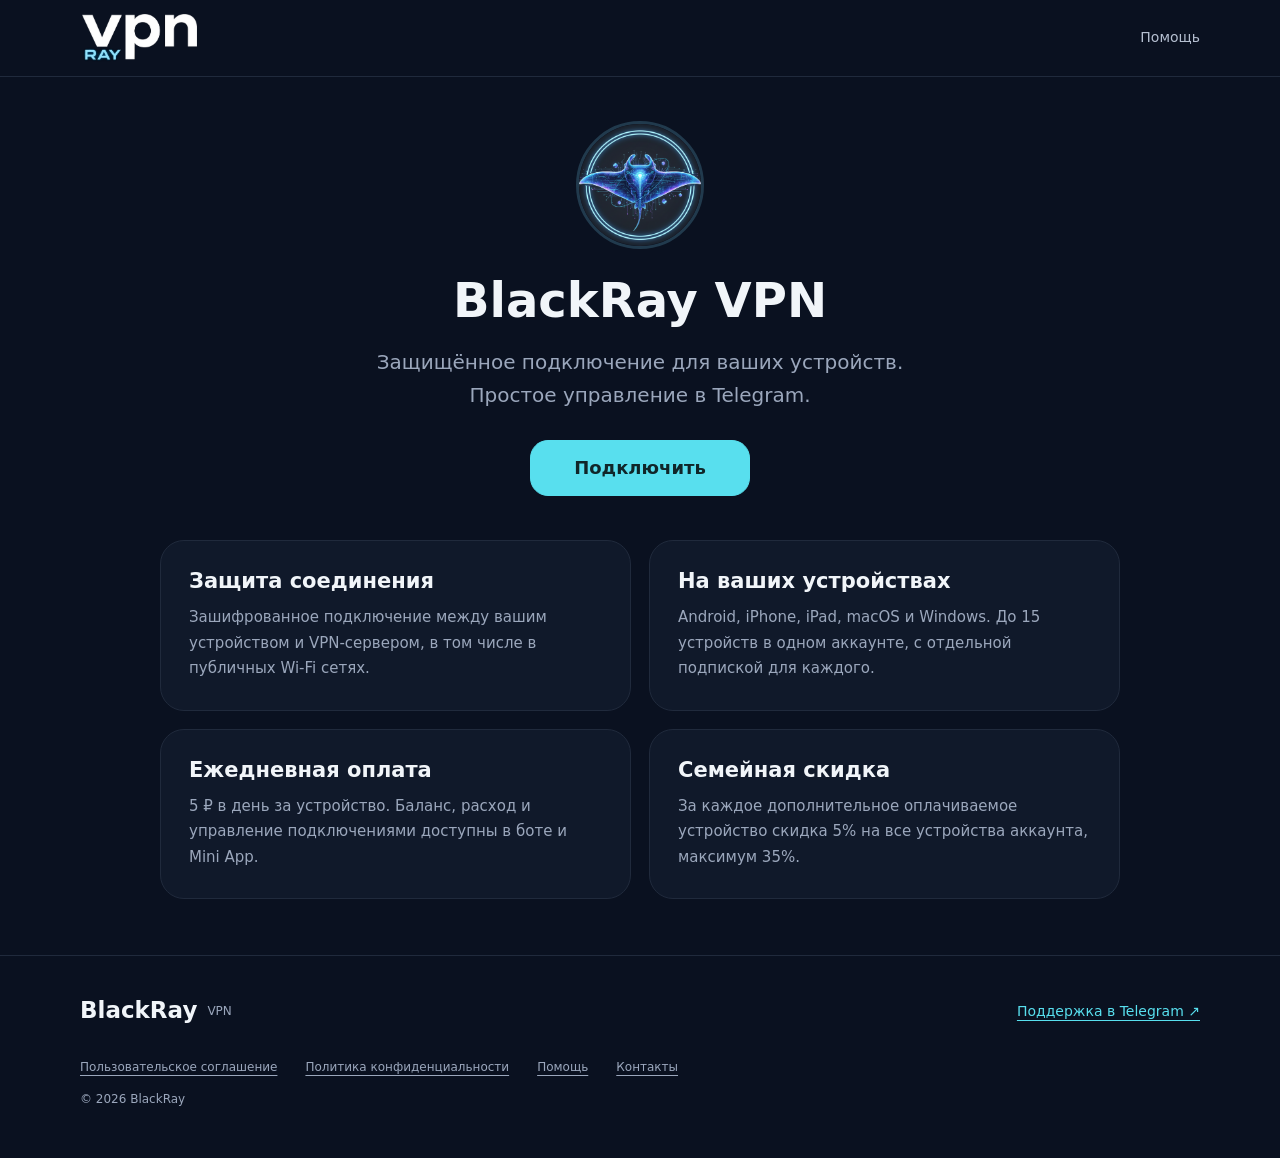
<file: index.html>
<!doctype html>
<html lang="ru"><head><meta charset="utf-8"><meta name="viewport" content="width=device-width, initial-scale=1">
<title>VPN для ваших устройств | BlackRay</title><meta name="description" content="BlackRay VPN: защищённое подключение для телефона и компьютера. Управление устройствами и балансом в Telegram.">
<meta name="theme-color" content="#0a1120"><link rel="icon" href="/image_0.png"><link rel="stylesheet" href="/site.css"><link rel="stylesheet" href="/appearance.css"><script src="/site.js" defer></script></head>
<body><a class="skip" href="#main">К содержанию</a><header class="site-header"><div class="wrap header-inner"><a class="brand" href="/" aria-label="BlackRay — главная"><img class="wordmark" src="/rayvpn-logo.webp" width="119" height="48" alt="RAYvpn"></a><nav aria-label="Основная навигация"><a href="/help.html">Помощь</a></nav></div></header>
<main id="main" class="home">
  <section class="welcome wrap">
    <img class="welcome-logo" src="/image_0.png" width="128" height="128" alt="Логотип BlackRay">
    <h1>BlackRay VPN</h1>
    <p>Защищённое подключение для ваших устройств.<br>Простое управление в Telegram.</p>
    <a class="button primary connect" href="https://t.me/BlackRayVPN_bot?start=start_from_site">Подключить</a>
  </section>
  <section class="benefits wrap" aria-label="О сервисе">
    <article class="benefit">
      <h2>Защита соединения</h2>
      <p>Зашифрованное подключение между вашим устройством и VPN-сервером, в том числе в публичных Wi-Fi сетях.</p>
    </article>
    <article class="benefit">
      <h2>На ваших устройствах</h2>
      <p>Android, iPhone, iPad, macOS и Windows. До 15 устройств в одном аккаунте, с отдельной подпиской для каждого.</p>
    </article>
    <article class="benefit">
      <h2>Ежедневная оплата</h2>
      <p>5 ₽ в день за устройство. Баланс, расход и управление подключениями доступны в боте и Mini App.</p>
    </article>
    <article class="benefit">
      <h2>Семейная скидка</h2>
      <p>За каждое дополнительное оплачиваемое устройство скидка 5% на все устройства аккаунта, максимум 35%.</p>
    </article>
  </section>
</main>

<footer class="site-footer"><div class="wrap"><div class="footer-top"><a class="brand" href="/">BlackRay<span>VPN</span></a><a href="https://t.me/blackray_support_bot?start=support">Поддержка в Telegram ↗</a></div><nav aria-label="Документы"><a href="/terms.html">Пользовательское соглашение</a><a href="/policy.html">Политика конфиденциальности</a><a href="/help.html">Помощь</a><a href="/contacts.html">Контакты</a></nav><p>© 2026 BlackRay</p></div></footer></body></html>
</file>
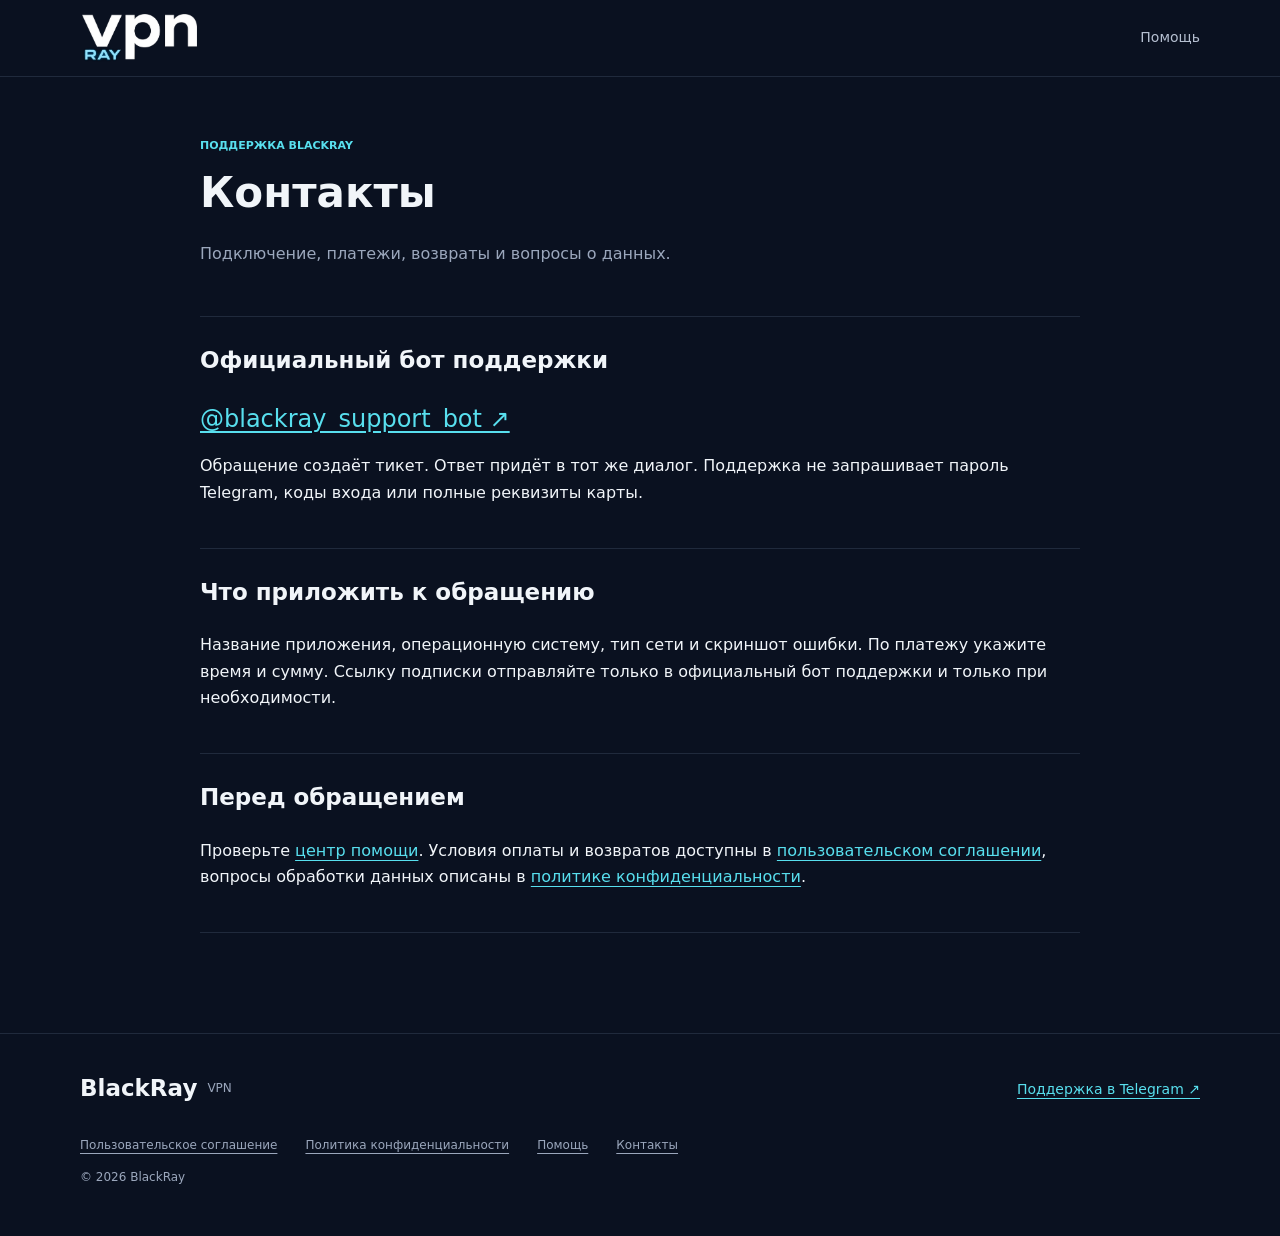
<file: contacts.html>
<!doctype html>
<html lang="ru"><head><meta charset="utf-8"><meta name="viewport" content="width=device-width, initial-scale=1">
<title>Контакты | BlackRay</title><meta name="description" content="Официальная поддержка BlackRay по подключению, оплате и обработке данных.">
<meta name="theme-color" content="#0a1120"><link rel="icon" href="/image_0.png"><link rel="stylesheet" href="/site.css"><link rel="stylesheet" href="/appearance.css"><script src="/site.js" defer></script></head>
<body><a class="skip" href="#main">К содержанию</a><header class="site-header"><div class="wrap header-inner"><a class="brand" href="/" aria-label="BlackRay — главная"><img class="wordmark" src="/rayvpn-logo.webp" width="119" height="48" alt="RAYvpn"></a><nav aria-label="Основная навигация"><a href="/help.html">Помощь</a></nav></div></header>
<main class="wrap document" id="main"><header class="page-heading"><p class="eyebrow">Поддержка BlackRay</p><h1>Контакты</h1><p>Подключение, платежи, возвраты и вопросы о данных.</p></header><section><h2>Официальный бот поддержки</h2><p><a class="contact-link" href="https://t.me/blackray_support_bot?start=support">@blackray_support_bot ↗</a></p><p>Обращение создаёт тикет. Ответ придёт в тот же диалог. Поддержка не запрашивает пароль Telegram, коды входа или полные реквизиты карты.</p></section><section><h2>Что приложить к обращению</h2><p>Название приложения, операционную систему, тип сети и скриншот ошибки. По платежу укажите время и сумму. Ссылку подписки отправляйте только в официальный бот поддержки и только при необходимости.</p></section><section><h2>Перед обращением</h2><p>Проверьте <a href="/help.html">центр помощи</a>. Условия оплаты и возвратов доступны в <a href="/terms.html#refunds">пользовательском соглашении</a>, вопросы обработки данных описаны в <a href="/policy.html">политике конфиденциальности</a>.</p></section></main>
<footer class="site-footer"><div class="wrap"><div class="footer-top"><a class="brand" href="/">BlackRay<span>VPN</span></a><a href="https://t.me/blackray_support_bot?start=support">Поддержка в Telegram ↗</a></div><nav aria-label="Документы"><a href="/terms.html">Пользовательское соглашение</a><a href="/policy.html">Политика конфиденциальности</a><a href="/help.html">Помощь</a><a href="/contacts.html">Контакты</a></nav><p>© 2026 BlackRay</p></div></footer></body></html>
</file>
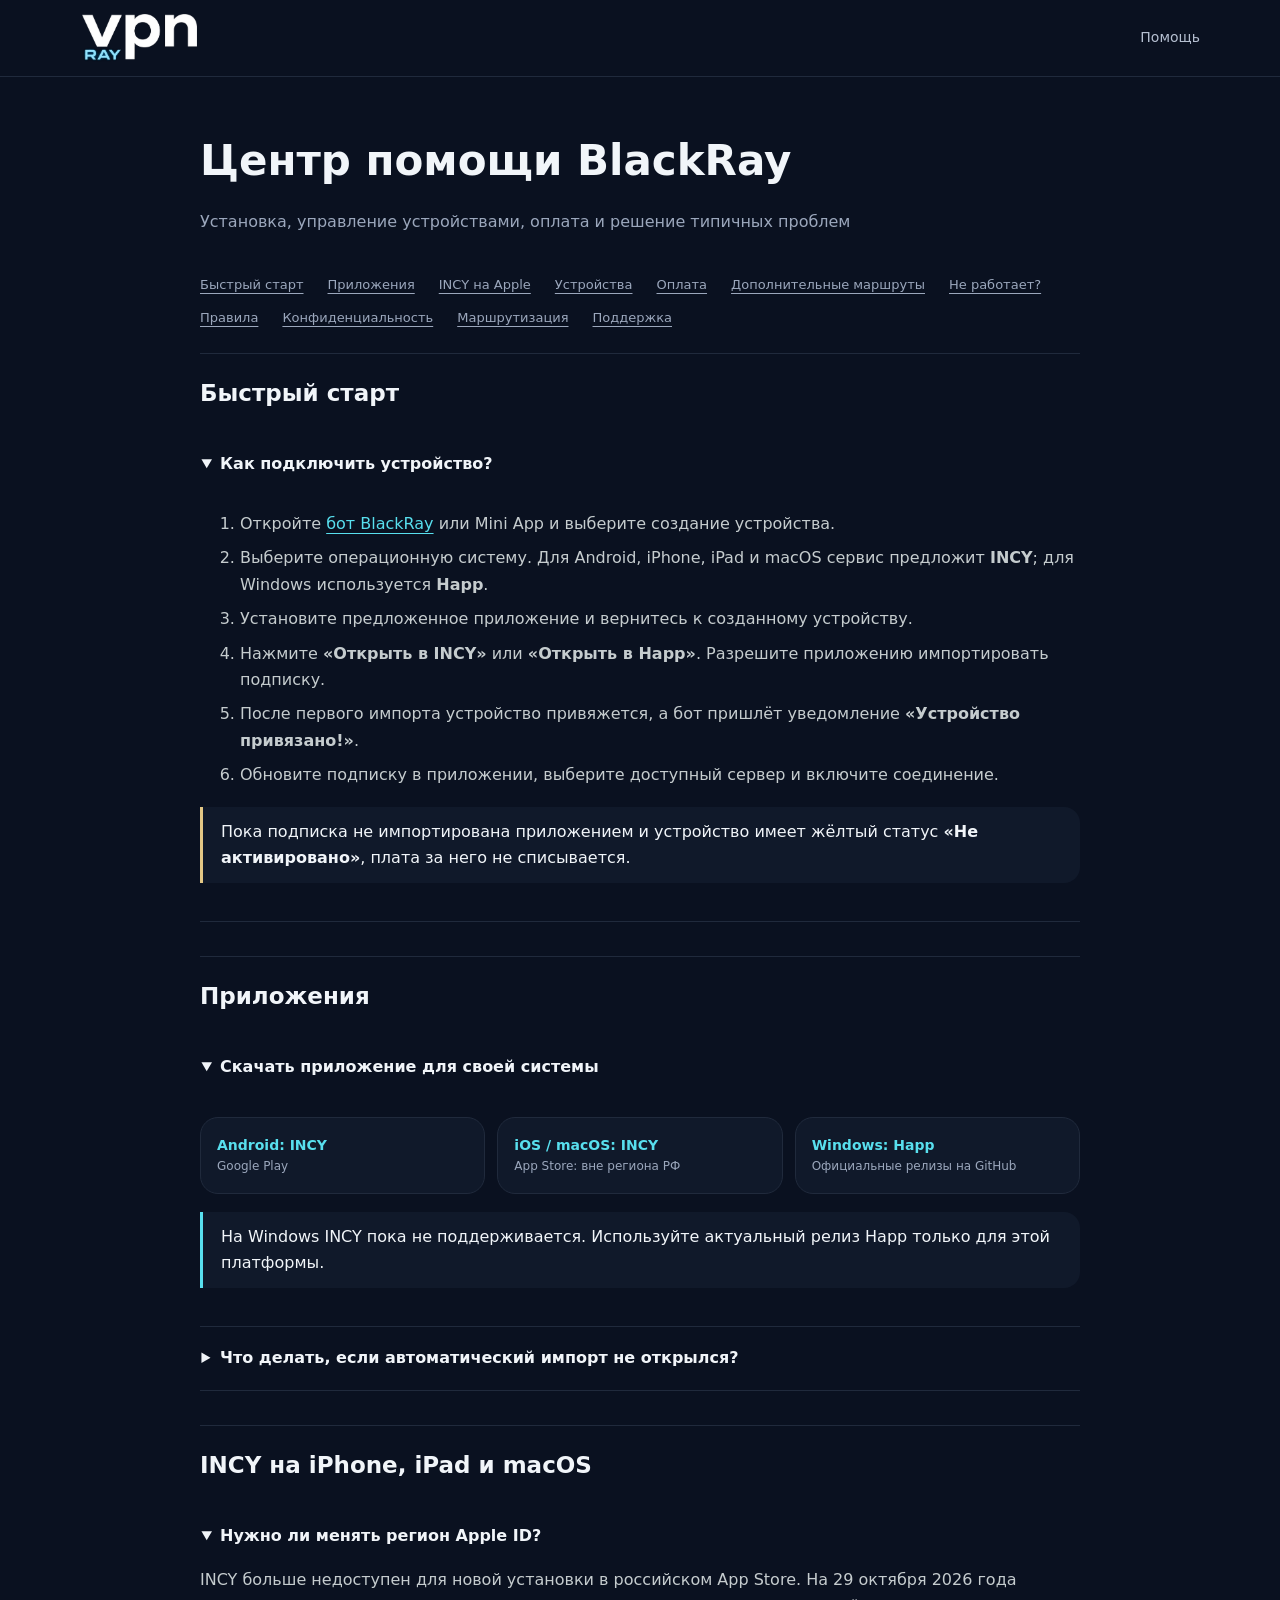
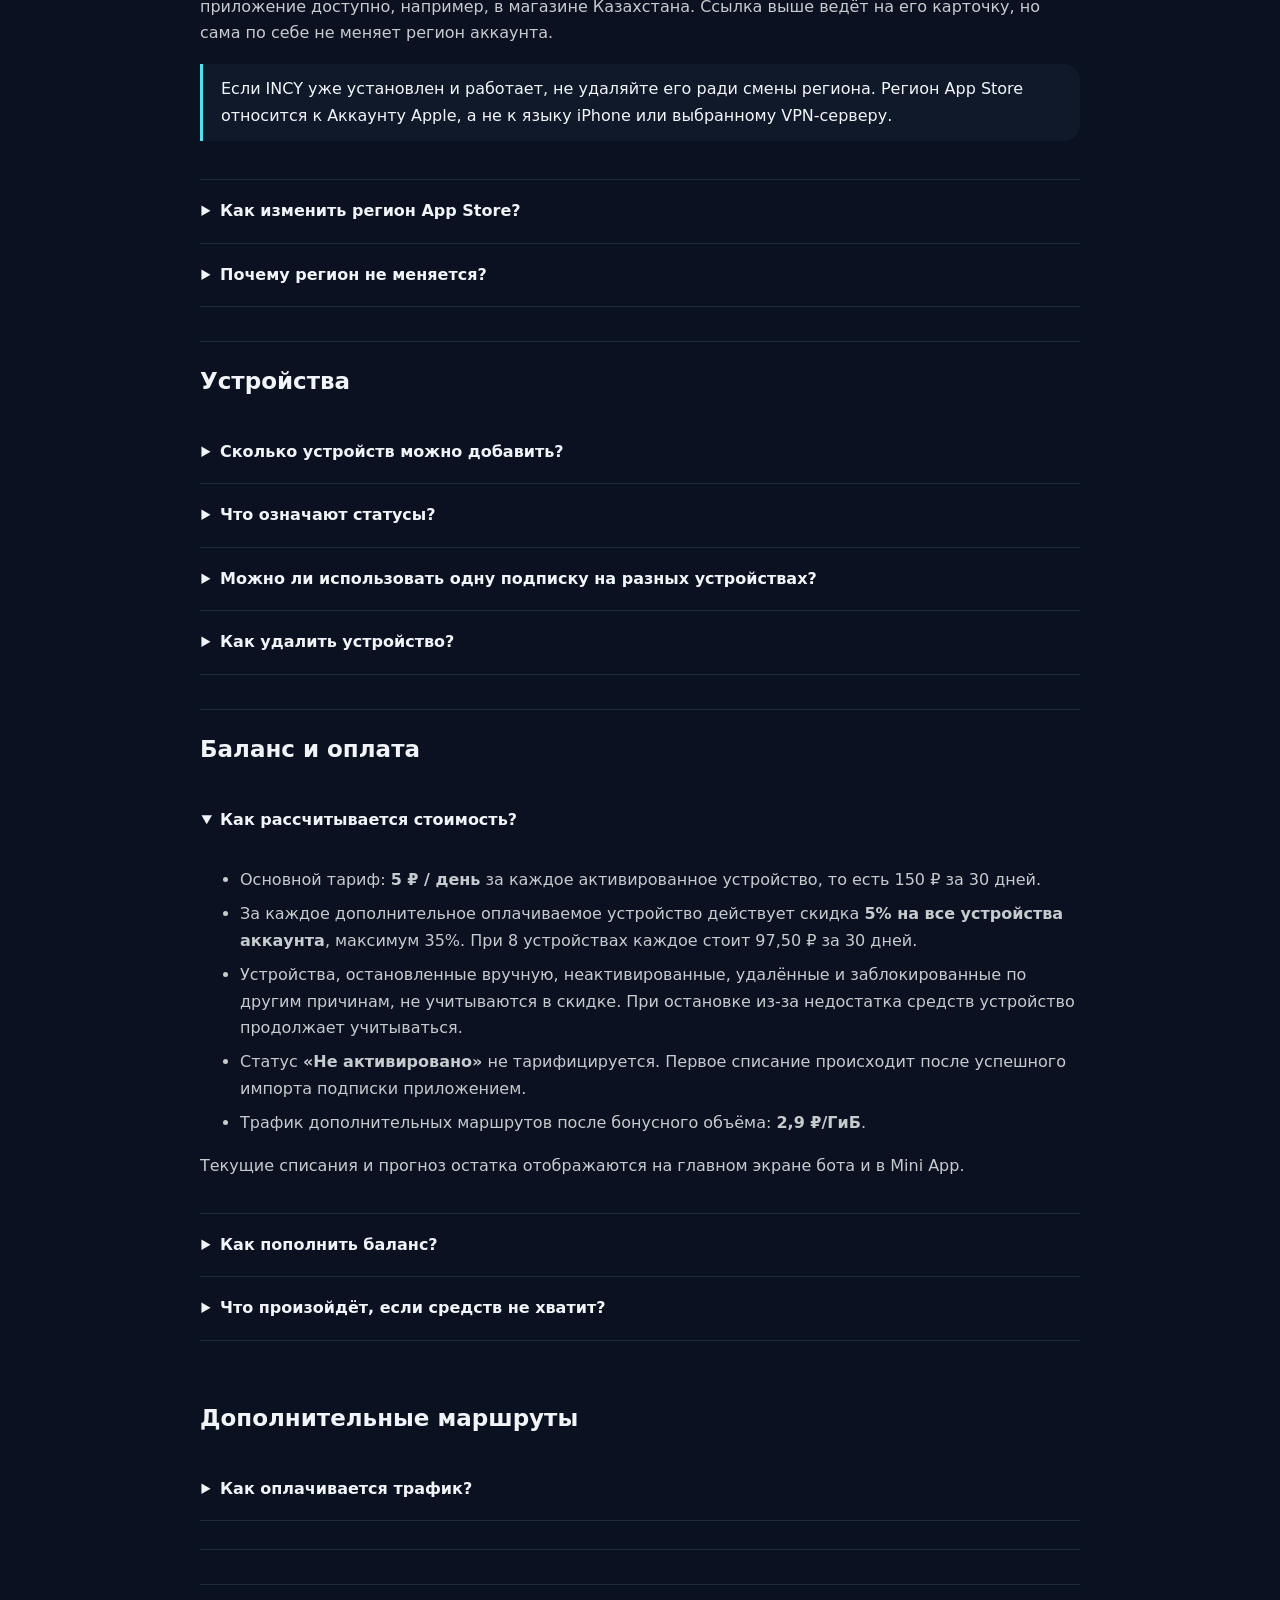
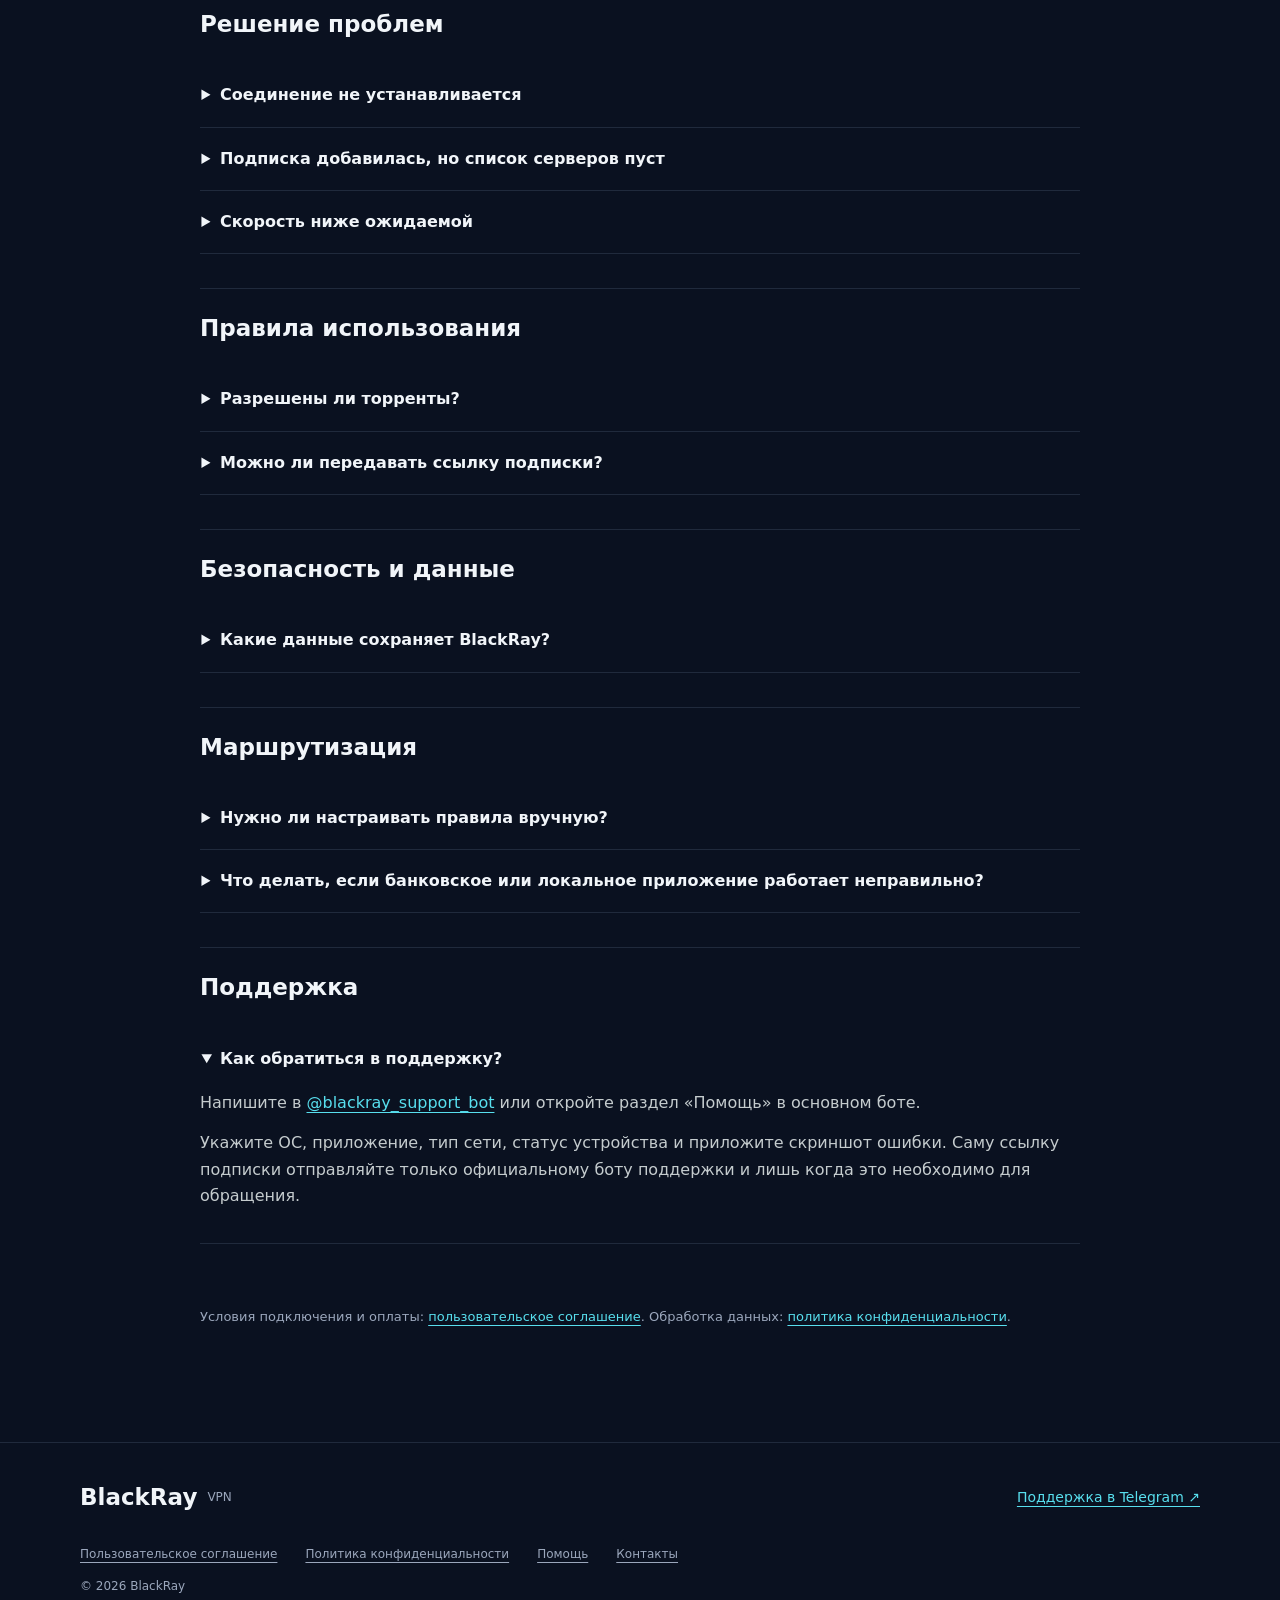
<file: help.html>
<!doctype html>
<html lang="ru"><head><meta charset="utf-8"><meta name="viewport" content="width=device-width, initial-scale=1">
<title>Помощь | BlackRay</title><meta name="description" content="Установка приложений, подключение устройств, тарифы и ответы на вопросы.">
<meta name="theme-color" content="#0a1120"><link rel="icon" href="/image_0.png"><link rel="stylesheet" href="/site.css"><link rel="stylesheet" href="/appearance.css"><script src="/site.js" defer></script></head>
<body><a class="skip" href="#main">К содержанию</a><header class="site-header"><div class="wrap header-inner"><a class="brand" href="/" aria-label="BlackRay — главная"><img class="wordmark" src="/rayvpn-logo.webp" width="119" height="48" alt="RAYvpn"></a><nav aria-label="Основная навигация"><a href="/help.html">Помощь</a></nav></div></header>
<main class="wrap document help" id="main">
<h1 class="page-title">Центр помощи BlackRay</h1>
<p class="page-subtitle">Установка, управление устройствами, оплата и решение типичных проблем</p>
<div class="toc">
<a href="#start">Быстрый старт</a>
<a href="#apps">Приложения</a>
<a href="#appstore">INCY на Apple</a>
<a href="#devices">Устройства</a>
<a href="#billing">Оплата</a>
<a href="#extra-routes">Дополнительные маршруты</a>
<a href="#troubleshoot">Не работает?</a>
<a href="#rules">Правила</a>
<a href="#security">Конфиденциальность</a>
<a href="#routing">Маршрутизация</a>
<a href="#support">Поддержка</a>
</div>
<div class="faq-section" id="start">
<h2 class="faq-section-title"> Быстрый старт</h2>
<details open=""><summary>Как подключить устройство?</summary><div class="answer">
<ol class="step-list">
<li>Откройте <a href="https://t.me/BlackRayVPN_bot" rel="noopener" target="_blank">бот BlackRay</a> или Mini App и выберите создание устройства.</li>
<li>Выберите операционную систему. Для Android, iPhone, iPad и macOS сервис предложит <strong>INCY</strong>; для Windows используется <strong>Happ</strong>.</li>
<li>Установите предложенное приложение и вернитесь к созданному устройству.</li>
<li>Нажмите <strong>«Открыть в INCY»</strong> или <strong>«Открыть в Happ»</strong>. Разрешите приложению импортировать подписку.</li>
<li>После первого импорта устройство привяжется, а бот пришлёт уведомление <strong>«Устройство привязано!»</strong>.</li>
<li>Обновите подписку в приложении, выберите доступный сервер и включите соединение.</li>
</ol>
<div class="tip-box warning">Пока подписка не импортирована приложением и устройство имеет жёлтый статус <strong>«Не активировано»</strong>, плата за него не списывается.</div>
</div></details>
</div>
<div class="faq-section" id="apps">
<h2 class="faq-section-title"> Приложения</h2>
<details open=""><summary>Скачать приложение для своей системы</summary><div class="answer">
<div class="dl-grid">
<a class="dl-card" href="https://play.google.com/store/apps/details?id=llc.itdev.incy" rel="noopener" target="_blank">
<div class="dl-info"><span class="dl-label">Android: INCY</span><span class="dl-sub">Google Play</span></div>
</a>
<a class="dl-card" href="https://apps.apple.com/kz/app/incy/id6756943388" rel="noopener" target="_blank">
<div class="dl-info"><span class="dl-label">iOS / macOS: INCY</span><span class="dl-sub">App Store: вне региона РФ</span></div>
</a>
<a class="dl-card" href="https://github.com/Happ-proxy/happ-desktop/releases/latest" rel="noopener" target="_blank">
<div class="dl-info"><span class="dl-label">Windows: Happ</span><span class="dl-sub">Официальные релизы на GitHub</span></div>
</a>
</div>
<div class="tip-box">На Windows INCY пока не поддерживается. Используйте актуальный релиз Happ только для этой платформы.</div>
</div></details>
<details><summary>Что делать, если автоматический импорт не открылся?</summary><div class="answer">
<ol class="step-list">
<li>В карточке устройства скопируйте ссылку подписки. Не публикуйте её и не отправляйте другим людям.</li>
<li>В INCY нажмите <strong>«+»</strong> и выберите вставку подписки из буфера обмена. В Happ на Windows используйте <strong>«+»</strong> и импорт из буфера.</li>
<li>Подтвердите добавление и выполните обновление подписки.</li>
</ol>
</div></details>
</div>
<div class="faq-section" id="appstore">
<h2 class="faq-section-title"> INCY на iPhone, iPad и macOS</h2>
<details open=""><summary>Нужно ли менять регион Apple ID?</summary><div class="answer">
<p>INCY больше недоступен для новой установки в российском App Store. На 29 октября 2026 года приложение доступно, например, в магазине Казахстана. Ссылка выше ведёт на его карточку, но сама по себе не меняет регион аккаунта.</p>
<div class="tip-box">Если INCY уже установлен и работает, не удаляйте его ради смены региона. Регион App Store относится к Аккаунту Apple, а не к языку iPhone или выбранному VPN-серверу.</div>
</div></details>
<details><summary>Как изменить регион App Store?</summary><div class="answer">
<ol class="step-list">
<li>На iPhone или iPad откройте Настройки → ваше имя → Медиаматериалы и покупки → Страна/регион. Если появится меню, сначала нажмите «Просмотреть».</li>
<li>Выберите новую страну, примите условия и заполните платёжные данные и адрес. Используйте достоверные сведения. Вариант «Нет / None» доступен не всегда.</li>
<li>Снова откройте ссылку INCY, установите приложение и вернитесь в бот для импорта подписки.</li>
</ol>
<p><a href="https://support.apple.com/ru-ru/118283" rel="noopener" target="_blank">Инструкция Apple, включая шаги для Mac</a></p>
</div></details>
<details><summary>Почему регион не меняется?</summary><div class="answer">
<p>Могут мешать остаток средств Apple, незавершённые покупки и возвраты, подписки или семейная группа. Для блокирующих подписок потребуется дождаться окончания оплаченного срока. При затруднениях обратитесь в поддержку Apple; не отменяйте нужные подписки вслепую.</p>
</div></details>
</div>
<div class="faq-section" id="devices">
<h2 class="faq-section-title"> Устройства</h2>
<details><summary>Сколько устройств можно добавить?</summary><div class="answer">
<p>В одной учётной записи можно создать до <strong>15 устройств</strong>. Для телефона, компьютера или планшета создавайте отдельное устройство; активированные устройства тарифицируются отдельно.</p>
</div></details>
<details><summary>Что означают статусы?</summary><div class="answer">
<ul>
<li><span class="badge badge-green">🟢 Активно</span>: приложение импортировало подписку, устройство привязано и оплачено.</li>
<li><span class="badge badge-yellow">🟡 Не активировано</span>: устройство создано, но подписка ещё не импортирована. Оно готово к привязке и не расходует баланс.</li>
<li><span class="badge badge-red">🔴 Остановлено</span>: активированному устройству не хватает средств либо доступ ограничен по указанной причине.</li>
</ul>
</div></details>
<details><summary>Можно ли использовать одну подписку на разных устройствах?</summary><div class="answer">
<p>Нет. После первого импорта подписка привязывается по HWID к физическому устройству. Для другого гаджета создайте отдельное устройство. При замене телефона удалите старую запись или обратитесь в поддержку.</p>
</div></details>
<details><summary>Как удалить устройство?</summary><div class="answer">
<p>Откройте устройство, выберите меню настроек и нажмите <strong>«Удалить»</strong>. Конфигурация перестанет работать, а будущие списания по этому устройству прекратятся.</p>
</div></details>
</div>
<div class="faq-section" id="billing">
<h2 class="faq-section-title"> Баланс и оплата</h2>
<details open=""><summary>Как рассчитывается стоимость?</summary><div class="answer">
<ul>
<li>Основной тариф: <strong>5 ₽ / день</strong> за каждое активированное устройство, то есть 150 ₽ за 30 дней.</li>
<li>За каждое дополнительное оплачиваемое устройство действует скидка <strong>5% на все устройства аккаунта</strong>, максимум 35%. При 8 устройствах каждое стоит 97,50 ₽ за 30 дней.</li>
<li>Устройства, остановленные вручную, неактивированные, удалённые и заблокированные по другим причинам, не учитываются в скидке. При остановке из-за недостатка средств устройство продолжает учитываться.</li>
<li>Статус <strong>«Не активировано»</strong> не тарифицируется. Первое списание происходит после успешного импорта подписки приложением.</li>
<li>Трафик дополнительных маршрутов после бонусного объёма: <strong>2,9 ₽/ГиБ</strong>.</li>
</ul>
<p>Текущие списания и прогноз остатка отображаются на главном экране бота и в Mini App.</p>
</div></details>
<details><summary>Как пополнить баланс?</summary><div class="answer">
<p>Нажмите <strong>«Пополнить баланс»</strong> и выберите один из способов, доступных именно вашему аккаунту. Минимальное пополнение — 150 ₽. Интерфейс покажет итоговую сумму и бонус до подтверждения платежа.</p>
</div></details>
<details><summary>Что произойдёт, если средств не хватит?</summary><div class="answer">
<p>Активированное устройство будет остановлено, но его запись и привязка сохранятся. После пополнения доступ обычно возобновляется автоматически в течение нескольких минут. Неактивированное устройство останется в ожидании импорта и списаний не создаст.</p>
</div></details>
</div>
<section class="faq-section" id="extra-routes"><h2>Дополнительные маршруты</h2><details><summary>Как оплачивается трафик?</summary><div class="answer"><p>Для дополнительных маршрутов действует отдельный учёт трафика: <strong>2,90 ₽ за 1 ГиБ</strong> после расходования доступного бонусного объёма. Цена указана рядом с названием сервера в подписке. Баланс и расход можно проверить в боте или Mini App.</p><p>Плата за активированное устройство сохраняется независимо от выбранного маршрута. Доступность маршрутов и скорость зависят от сети и приложения.</p></div></details></section>
<div class="faq-section" id="troubleshoot">
<h2 class="faq-section-title"> Решение проблем</h2>
<details><summary>Соединение не устанавливается</summary><div class="answer">
<ol class="step-list">
<li>Откройте устройство в боте. При статусе «Не активировано» заново откройте подписку в приложении; при статусе «Остановлено» проверьте баланс и указанную причину.</li>
<li>Обновите подписку в приложении и попробуйте другой доступный сервер.</li>
<li>Полностью закройте приложение, откройте его снова и проверьте автоматические дату и время на устройстве.</li>
<li>Смените сеть: Wi-Fi на мобильную или наоборот. Убедитесь, что одновременно не запущен другой VPN.</li>
</ol>
</div></details>
<details><summary>Подписка добавилась, но список серверов пуст</summary><div class="answer">
<ol class="step-list">
<li>Выполните ручное обновление подписки в приложении.</li>
<li>Если обновление не помогло, удалите только подписку из приложения и импортируйте её заново из карточки того же устройства. Само устройство в боте удалять не нужно.</li>
<li>Не редактируйте адрес подписки вручную. Если ссылка была раскрыта третьему лицу, удалите устройство и создайте новое.</li>
</ol>
</div></details>
<details><summary>Скорость ниже ожидаемой</summary><div class="answer">
<ul>
<li>Сначала измерьте скорость без защищённого соединения: сервис не может быть быстрее исходной сети.</li>
<li>Попробуйте другой сервер или автоматический выбор сервера.</li>
<li>Попробуйте другую сеть и закройте фоновые загрузки.</li>
</ul>
</div></details>
</div>
<div class="faq-section" id="rules">
<h2 class="faq-section-title"> Правила использования</h2>
<details><summary>Разрешены ли торренты?</summary><div class="answer">
<div class="tip-box danger">Использование BitTorrent и другого P2P-трафика через BlackRay запрещено.</div>
<p>Такой трафик создаёт несоразмерную нагрузку, мешает другим пользователям и может нарушать условия инфраструктурных провайдеров. Конфигурация нарушителя может быть ограничена; вопросы остатка средств решаются по условиям сервиса и применимому закону.</p>
</div></details>
<details><summary>Можно ли передавать ссылку подписки?</summary><div class="answer">
<p>Нет. Ссылка является персональным реквизитом доступа и после импорта привязана к устройству. Если она попала к другому человеку, удалите устройство и создайте новое.</p>
</div></details>
</div>
<div class="faq-section" id="security">
<h2 class="faq-section-title"> Безопасность и данные</h2>
<details><summary>Какие данные сохраняет BlackRay?</summary><div class="answer">
<p>Сервис не формирует историю посещённых страниц и не хранит содержимое трафика или DNS-запросов. Для работы учётной записи, оплаты и защиты ключей сохраняются Telegram ID, баланс и операции, объём трафика, сведения об устройстве и приложении, HWID, а также технические события подключения, которые могут включать IP-адрес.</p>
<p>Подробности и порядок удаления описаны в <a href="/policy.html">политике конфиденциальности</a>.</p>
</div></details>

</div>
<div class="faq-section" id="routing">
<h2 class="faq-section-title"> Маршрутизация</h2>
<details><summary>Нужно ли настраивать правила вручную?</summary><div class="answer">
<p>Обычно нет. Актуальная подписка INCY уже содержит необходимые профили и правила. Обновляйте подписку и не меняйте маршрутизацию вручную, если поддержка не попросила сделать это для конкретной диагностики.</p>
</div></details>
<details><summary>Что делать, если банковское или локальное приложение работает неправильно?</summary><div class="answer">
<p>Сначала обновите подписку и попробуйте основной профиль. Если приложение требует локальное соединение, временно отключите защищённое соединение для этой операции и сообщите поддержке название приложения и ОС.</p>
</div></details>
</div>
<div class="faq-section" id="support">
<h2 class="faq-section-title"> Поддержка</h2>
<details open=""><summary>Как обратиться в поддержку?</summary><div class="answer">
<p>Напишите в <a href="https://t.me/blackray_support_bot?start=support" rel="noopener" target="_blank">@blackray_support_bot</a> или откройте раздел «Помощь» в основном боте.</p>
<p>Укажите ОС, приложение, тип сети, статус устройства и приложите скриншот ошибки. Саму ссылку подписки отправляйте только официальному боту поддержки и лишь когда это необходимо для обращения.</p>
</div></details>
</div>
<p class="legal-note">Условия подключения и оплаты: <a href="/terms.html">пользовательское соглашение</a>. Обработка данных: <a href="/policy.html">политика конфиденциальности</a>.</p>
</main>
<footer class="site-footer"><div class="wrap"><div class="footer-top"><a class="brand" href="/">BlackRay<span>VPN</span></a><a href="https://t.me/blackray_support_bot?start=support">Поддержка в Telegram ↗</a></div><nav aria-label="Документы"><a href="/terms.html">Пользовательское соглашение</a><a href="/policy.html">Политика конфиденциальности</a><a href="/help.html">Помощь</a><a href="/contacts.html">Контакты</a></nav><p>© 2026 BlackRay</p></div></footer></body></html>
</file>
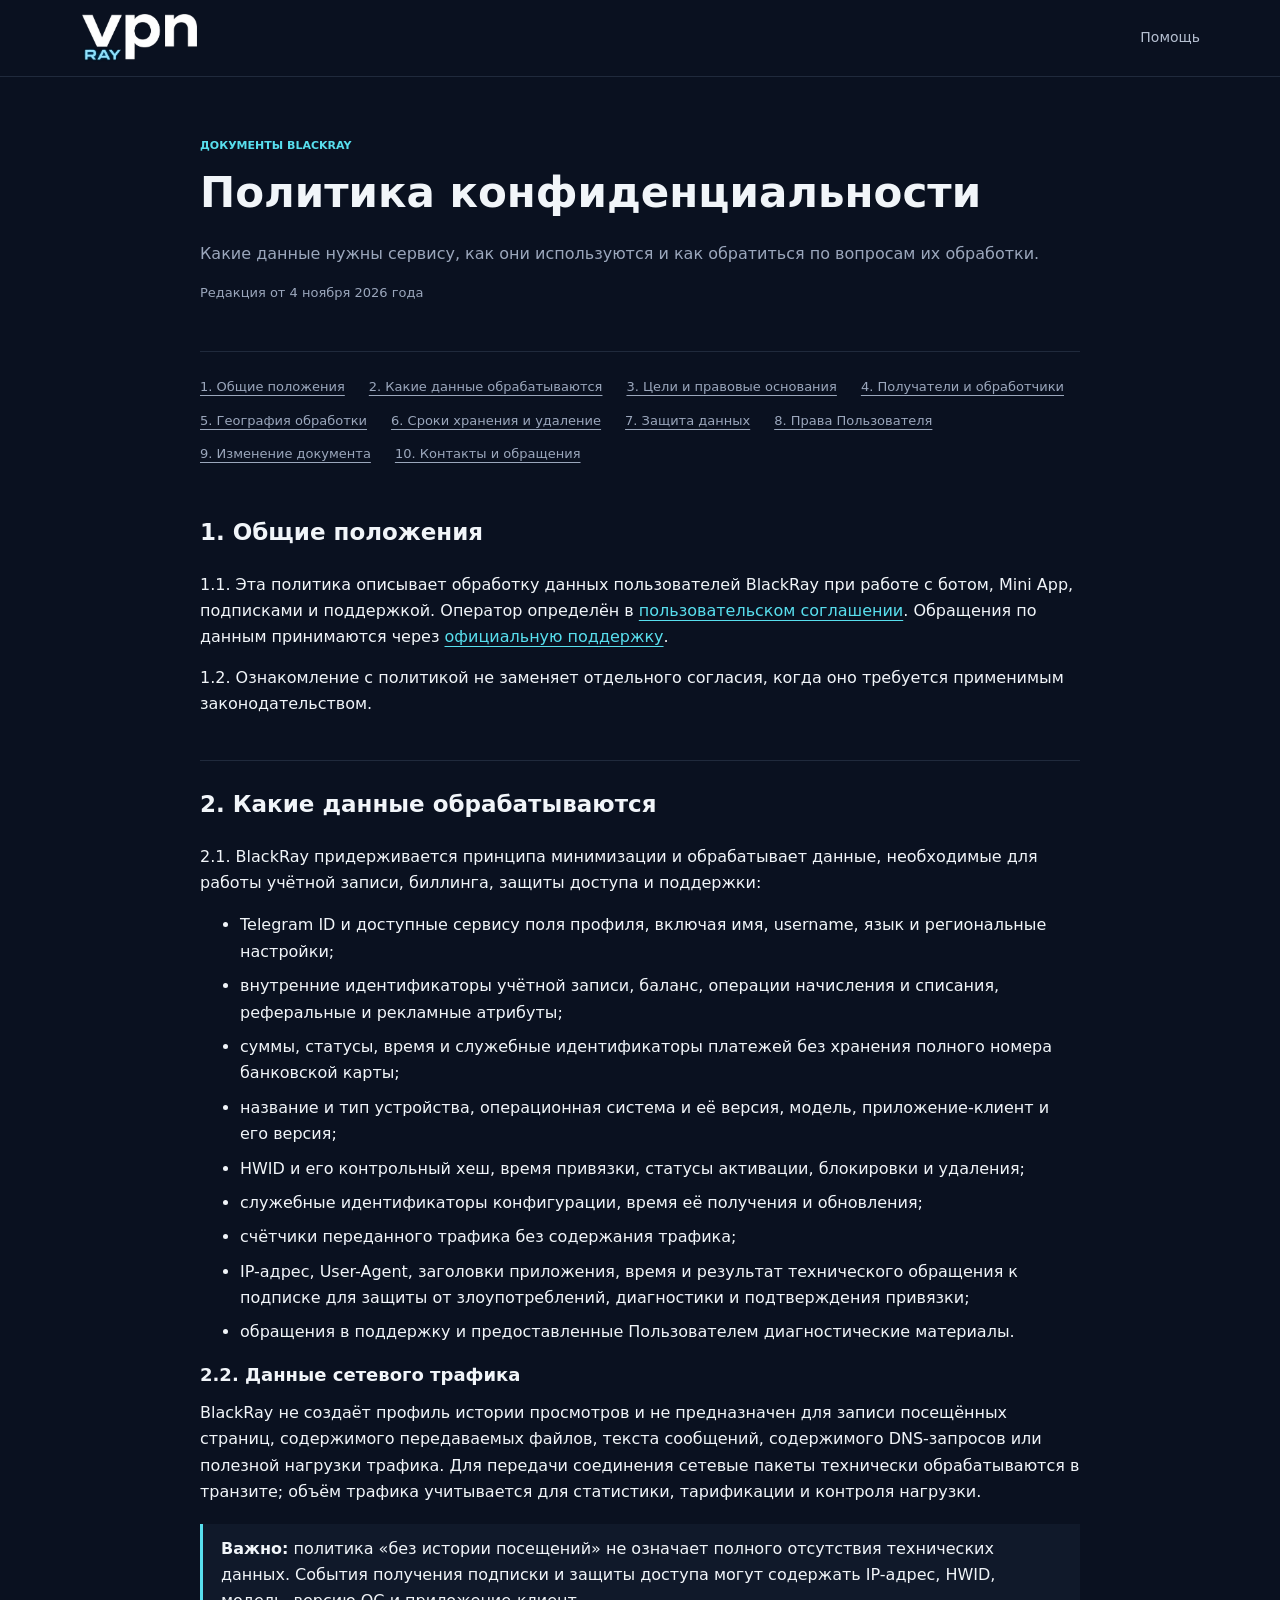
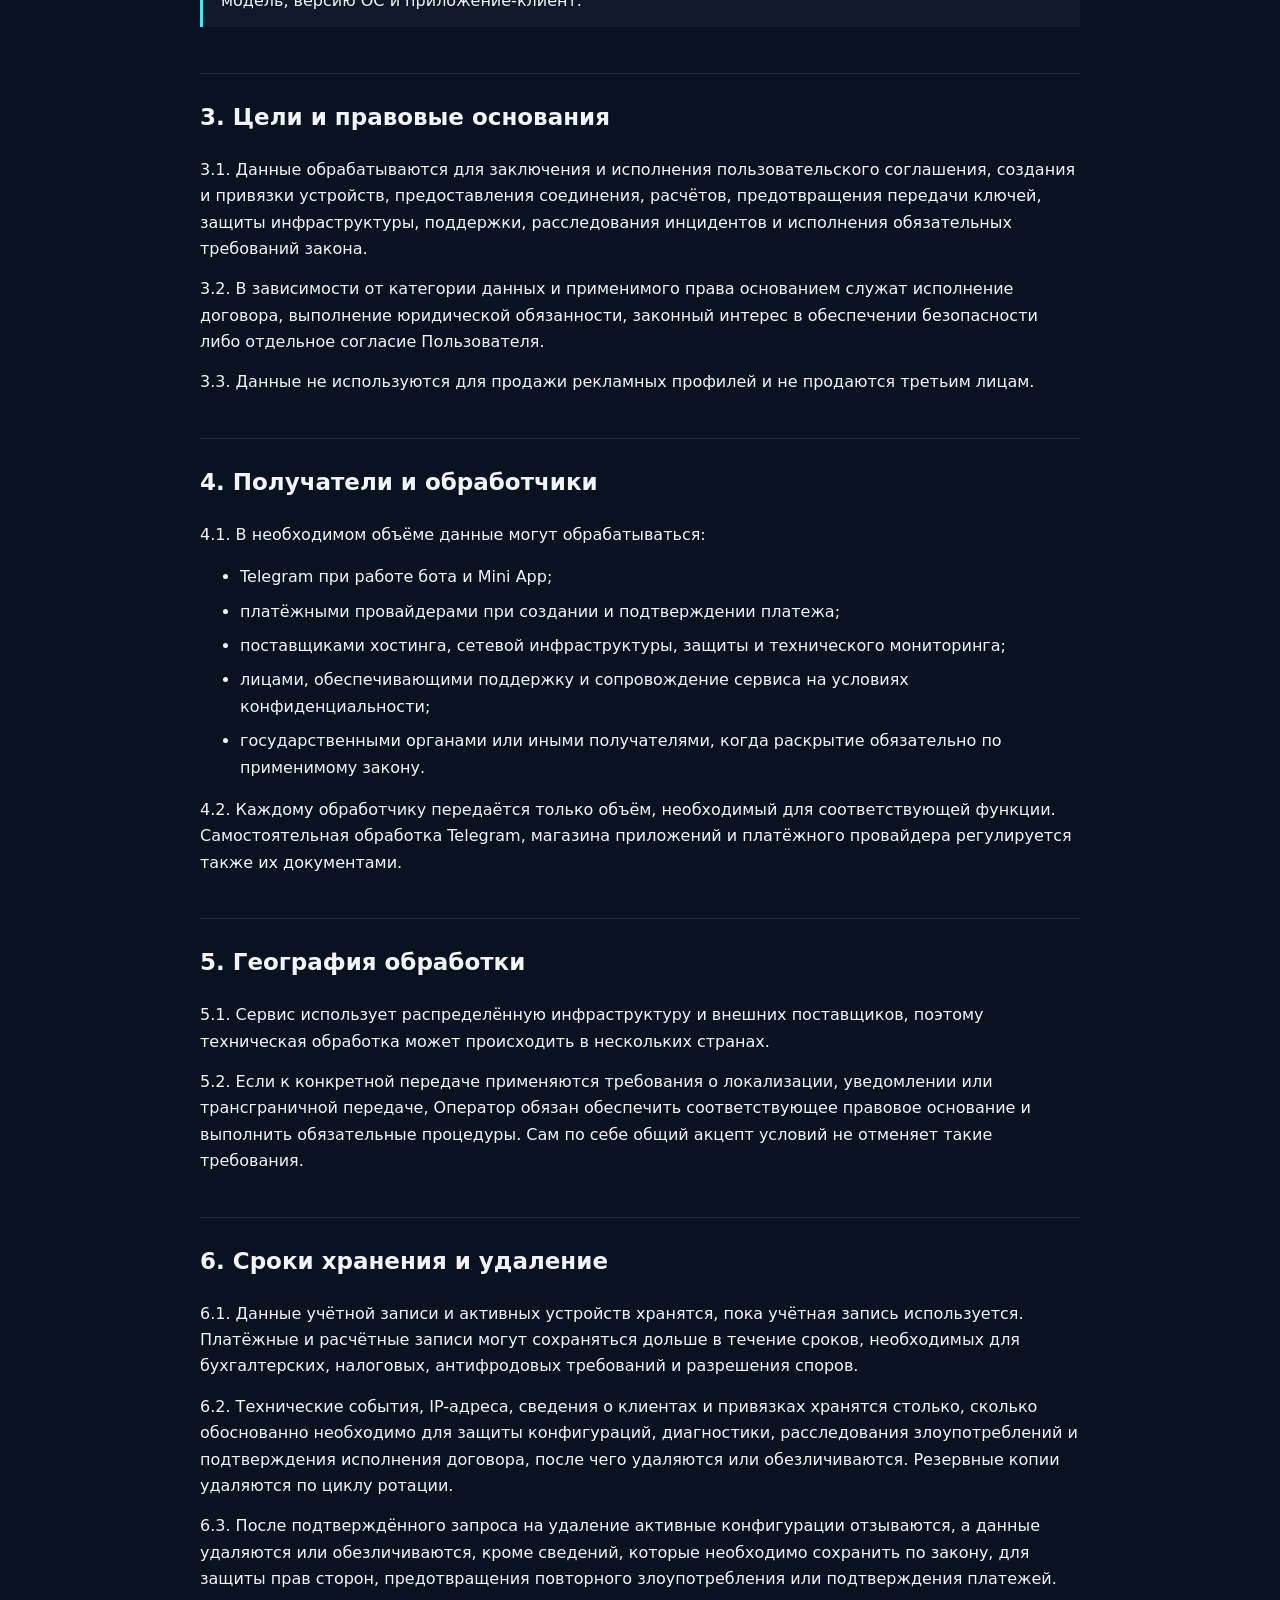
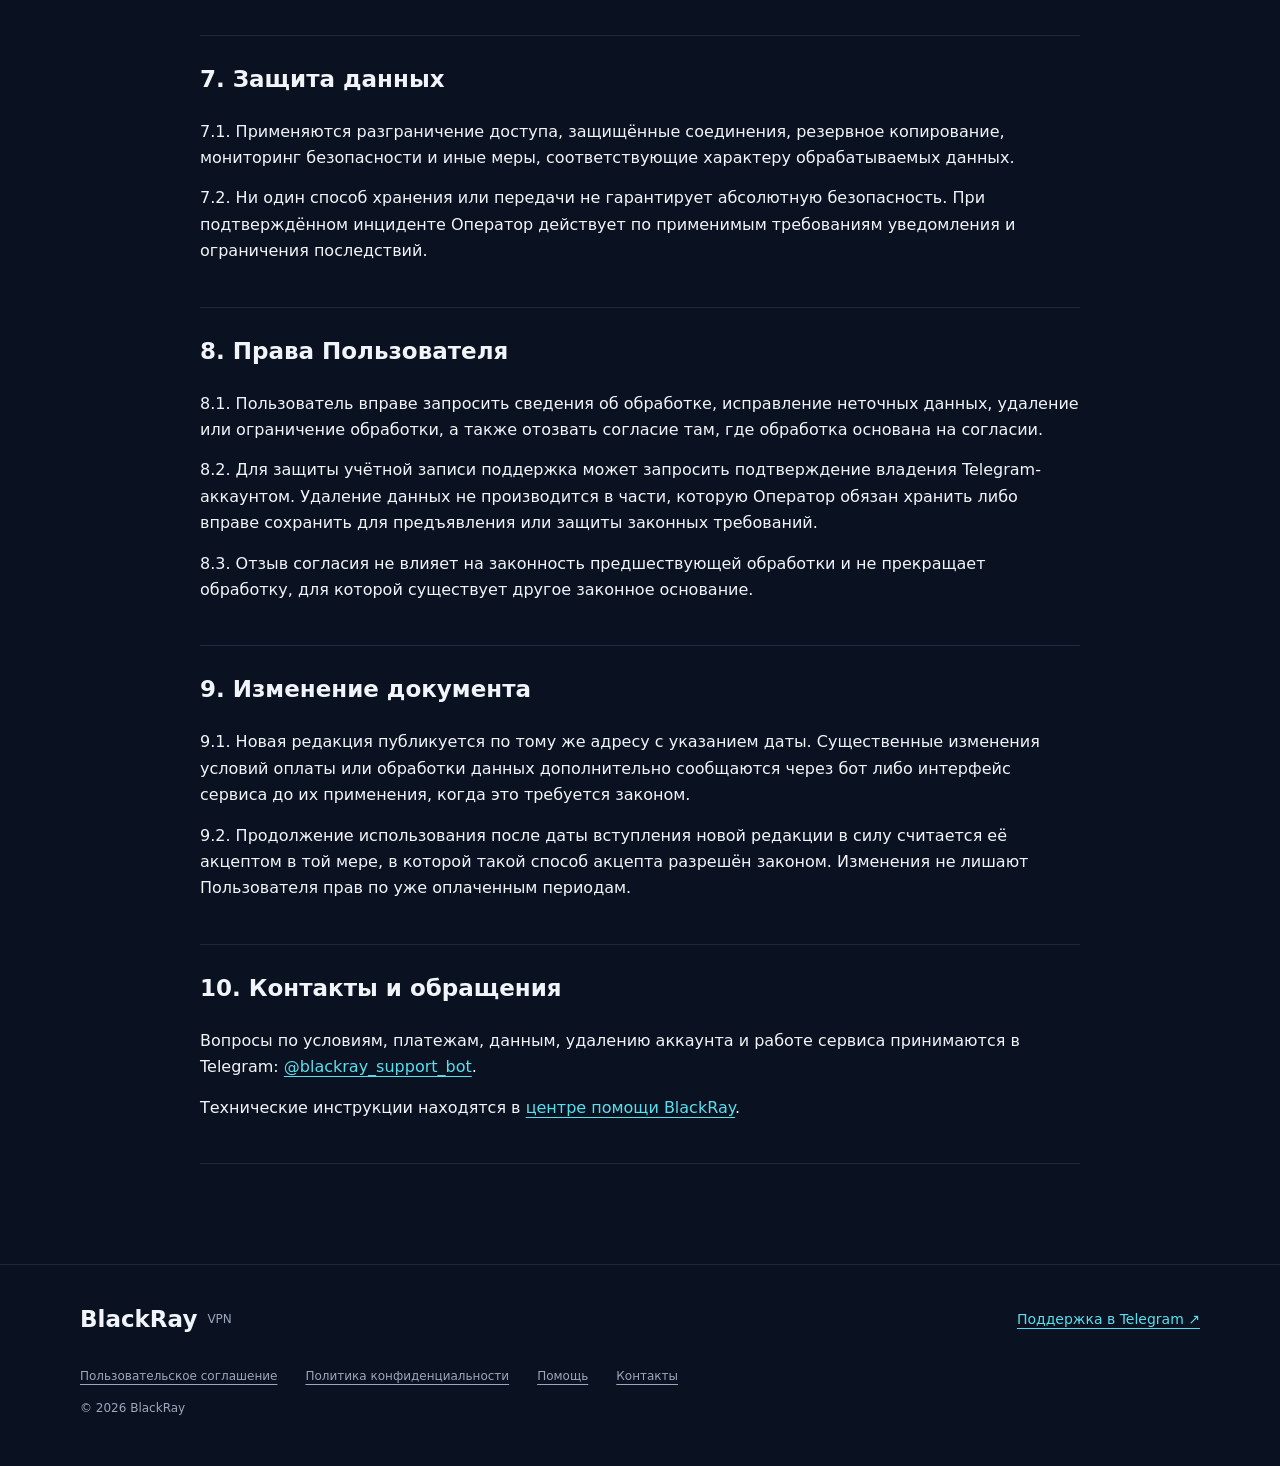
<file: policy.html>
<!doctype html>
<html lang="ru"><head><meta charset="utf-8"><meta name="viewport" content="width=device-width, initial-scale=1">
<title>Политика конфиденциальности | BlackRay</title><meta name="description" content="Какие данные нужны сервису, как они используются и как обратиться по вопросам их обработки."><meta name="robots" content="noindex, nofollow, noarchive">
<meta name="theme-color" content="#0a1120"><link rel="icon" href="/image_0.png"><link rel="stylesheet" href="/site.css"><link rel="stylesheet" href="/appearance.css"><script src="/site.js" defer></script></head>
<body><a class="skip" href="#main">К содержанию</a><header class="site-header"><div class="wrap header-inner"><a class="brand" href="/" aria-label="BlackRay — главная"><img class="wordmark" src="/rayvpn-logo.webp" width="119" height="48" alt="RAYvpn"></a><nav aria-label="Основная навигация"><a href="/help.html">Помощь</a></nav></div></header>
<main id="main" class="wrap document"><header class="page-heading"><p class="eyebrow">Документы BlackRay</p><h1>Политика конфиденциальности</h1><p>Какие данные нужны сервису, как они используются и как обратиться по вопросам их обработки.</p><p class="meta">Редакция от 4 ноября 2026 года</p></header><nav class="toc" aria-label="Содержание"><a href="#privacy-scope">1. Общие положения</a><a href="#privacy">2. Какие данные обрабатываются</a><a href="#purposes">3. Цели и правовые основания</a><a href="#sharing">4. Получатели и обработчики</a><a href="#transfer">5. География обработки</a><a href="#retention">6. Сроки хранения и удаление</a><a href="#security-data">7. Защита данных</a><a href="#rights">8. Права Пользователя</a><a href="#changes">9. Изменение документа</a><a href="#contact">10. Контакты и обращения</a></nav><section id="privacy-scope"><h2>1. Общие положения</h2><p>1.1. Эта политика описывает обработку данных пользователей BlackRay при работе с ботом, Mini App, подписками и поддержкой. Оператор определён в <a href="/terms.html#scope">пользовательском соглашении</a>. Обращения по данным принимаются через <a href="https://t.me/blackray_support_bot?start=support">официальную поддержку</a>.</p><p>1.2. Ознакомление с политикой не заменяет отдельного согласия, когда оно требуется применимым законодательством.</p></section><section id="privacy">
<h2>2. Какие данные обрабатываются</h2>
<p>2.1. BlackRay придерживается принципа минимизации и обрабатывает данные, необходимые для работы учётной записи, биллинга, защиты доступа и поддержки:</p>
<ul>
<li>Telegram ID и доступные сервису поля профиля, включая имя, username, язык и региональные настройки;</li>
<li>внутренние идентификаторы учётной записи, баланс, операции начисления и списания, реферальные и рекламные атрибуты;</li>
<li>суммы, статусы, время и служебные идентификаторы платежей без хранения полного номера банковской карты;</li>
<li>название и тип устройства, операционная система и её версия, модель, приложение-клиент и его версия;</li>
<li>HWID и его контрольный хеш, время привязки, статусы активации, блокировки и удаления;</li>
<li>служебные идентификаторы конфигурации, время её получения и обновления;</li>
<li>счётчики переданного трафика без содержания трафика;</li>
<li>IP-адрес, User-Agent, заголовки приложения, время и результат технического обращения к подписке для защиты от злоупотреблений, диагностики и подтверждения привязки;</li>
<li>обращения в поддержку и предоставленные Пользователем диагностические материалы.</li>
</ul>
<h3>2.2. Данные сетевого трафика</h3>
<p>BlackRay не создаёт профиль истории просмотров и не предназначен для записи посещённых страниц, содержимого передаваемых файлов, текста сообщений, содержимого DNS-запросов или полезной нагрузки трафика. Для передачи соединения сетевые пакеты технически обрабатываются в транзите; объём трафика учитывается для статистики, тарификации и контроля нагрузки.</p>
<div class="bk-policy__notice"><strong>Важно:</strong> политика «без истории посещений» не означает полного отсутствия технических данных. События получения подписки и защиты доступа могут содержать IP-адрес, HWID, модель, версию ОС и приложение-клиент.</div>
</section><section id="purposes">
<h2>3. Цели и правовые основания</h2>
<p>3.1. Данные обрабатываются для заключения и исполнения пользовательского соглашения, создания и привязки устройств, предоставления соединения, расчётов, предотвращения передачи ключей, защиты инфраструктуры, поддержки, расследования инцидентов и исполнения обязательных требований закона.</p>
<p>3.2. В зависимости от категории данных и применимого права основанием служат исполнение договора, выполнение юридической обязанности, законный интерес в обеспечении безопасности либо отдельное согласие Пользователя.</p>
<p>3.3. Данные не используются для продажи рекламных профилей и не продаются третьим лицам.</p>
</section><section id="sharing">
<h2>4. Получатели и обработчики</h2>
<p>4.1. В необходимом объёме данные могут обрабатываться:</p>
<ul>
<li>Telegram при работе бота и Mini App;</li>
<li>платёжными провайдерами при создании и подтверждении платежа;</li>
<li>поставщиками хостинга, сетевой инфраструктуры, защиты и технического мониторинга;</li>
<li>лицами, обеспечивающими поддержку и сопровождение сервиса на условиях конфиденциальности;</li>
<li>государственными органами или иными получателями, когда раскрытие обязательно по применимому закону.</li>
</ul>
<p>4.2. Каждому обработчику передаётся только объём, необходимый для соответствующей функции. Самостоятельная обработка Telegram, магазина приложений и платёжного провайдера регулируется также их документами.</p>
</section><section id="transfer">
<h2>5. География обработки</h2>
<p>5.1. Сервис использует распределённую инфраструктуру и внешних поставщиков, поэтому техническая обработка может происходить в нескольких странах.</p>
<p>5.2. Если к конкретной передаче применяются требования о локализации, уведомлении или трансграничной передаче, Оператор обязан обеспечить соответствующее правовое основание и выполнить обязательные процедуры. Сам по себе общий акцепт условий не отменяет такие требования.</p>
</section><section id="retention">
<h2>6. Сроки хранения и удаление</h2>
<p>6.1. Данные учётной записи и активных устройств хранятся, пока учётная запись используется. Платёжные и расчётные записи могут сохраняться дольше в течение сроков, необходимых для бухгалтерских, налоговых, антифродовых требований и разрешения споров.</p>
<p>6.2. Технические события, IP-адреса, сведения о клиентах и привязках хранятся столько, сколько обоснованно необходимо для защиты конфигураций, диагностики, расследования злоупотреблений и подтверждения исполнения договора, после чего удаляются или обезличиваются. Резервные копии удаляются по циклу ротации.</p>
<p>6.3. После подтверждённого запроса на удаление активные конфигурации отзываются, а данные удаляются или обезличиваются, кроме сведений, которые необходимо сохранить по закону, для защиты прав сторон, предотвращения повторного злоупотребления или подтверждения платежей.</p>
</section><section id="security-data">
<h2>7. Защита данных</h2>
<p>7.1. Применяются разграничение доступа, защищённые соединения, резервное копирование, мониторинг безопасности и иные меры, соответствующие характеру обрабатываемых данных.</p>
<p>7.2. Ни один способ хранения или передачи не гарантирует абсолютную безопасность. При подтверждённом инциденте Оператор действует по применимым требованиям уведомления и ограничения последствий.</p>
</section><section id="rights">
<h2>8. Права Пользователя</h2>
<p>8.1. Пользователь вправе запросить сведения об обработке, исправление неточных данных, удаление или ограничение обработки, а также отозвать согласие там, где обработка основана на согласии.</p>
<p>8.2. Для защиты учётной записи поддержка может запросить подтверждение владения Telegram-аккаунтом. Удаление данных не производится в части, которую Оператор обязан хранить либо вправе сохранить для предъявления или защиты законных требований.</p>
<p>8.3. Отзыв согласия не влияет на законность предшествующей обработки и не прекращает обработку, для которой существует другое законное основание.</p>
</section><section id="changes">
<h2>9. Изменение документа</h2>
<p>9.1. Новая редакция публикуется по тому же адресу с указанием даты. Существенные изменения условий оплаты или обработки данных дополнительно сообщаются через бот либо интерфейс сервиса до их применения, когда это требуется законом.</p>
<p>9.2. Продолжение использования после даты вступления новой редакции в силу считается её акцептом в той мере, в которой такой способ акцепта разрешён законом. Изменения не лишают Пользователя прав по уже оплаченным периодам.</p>
</section><section id="contact">
<h2>10. Контакты и обращения</h2>
<p>Вопросы по условиям, платежам, данным, удалению аккаунта и работе сервиса принимаются в Telegram: <a href="https://t.me/blackray_support_bot?start=support" rel="noopener" target="_blank">@blackray_support_bot</a>.</p>
<p>Технические инструкции находятся в <a href="/help.html">центре помощи BlackRay</a>.</p>
</section></main>
<footer class="site-footer"><div class="wrap"><div class="footer-top"><a class="brand" href="/">BlackRay<span>VPN</span></a><a href="https://t.me/blackray_support_bot?start=support">Поддержка в Telegram ↗</a></div><nav aria-label="Документы"><a href="/terms.html">Пользовательское соглашение</a><a href="/policy.html">Политика конфиденциальности</a><a href="/help.html">Помощь</a><a href="/contacts.html">Контакты</a></nav><p>© 2026 BlackRay</p></div></footer></body></html>
</file>
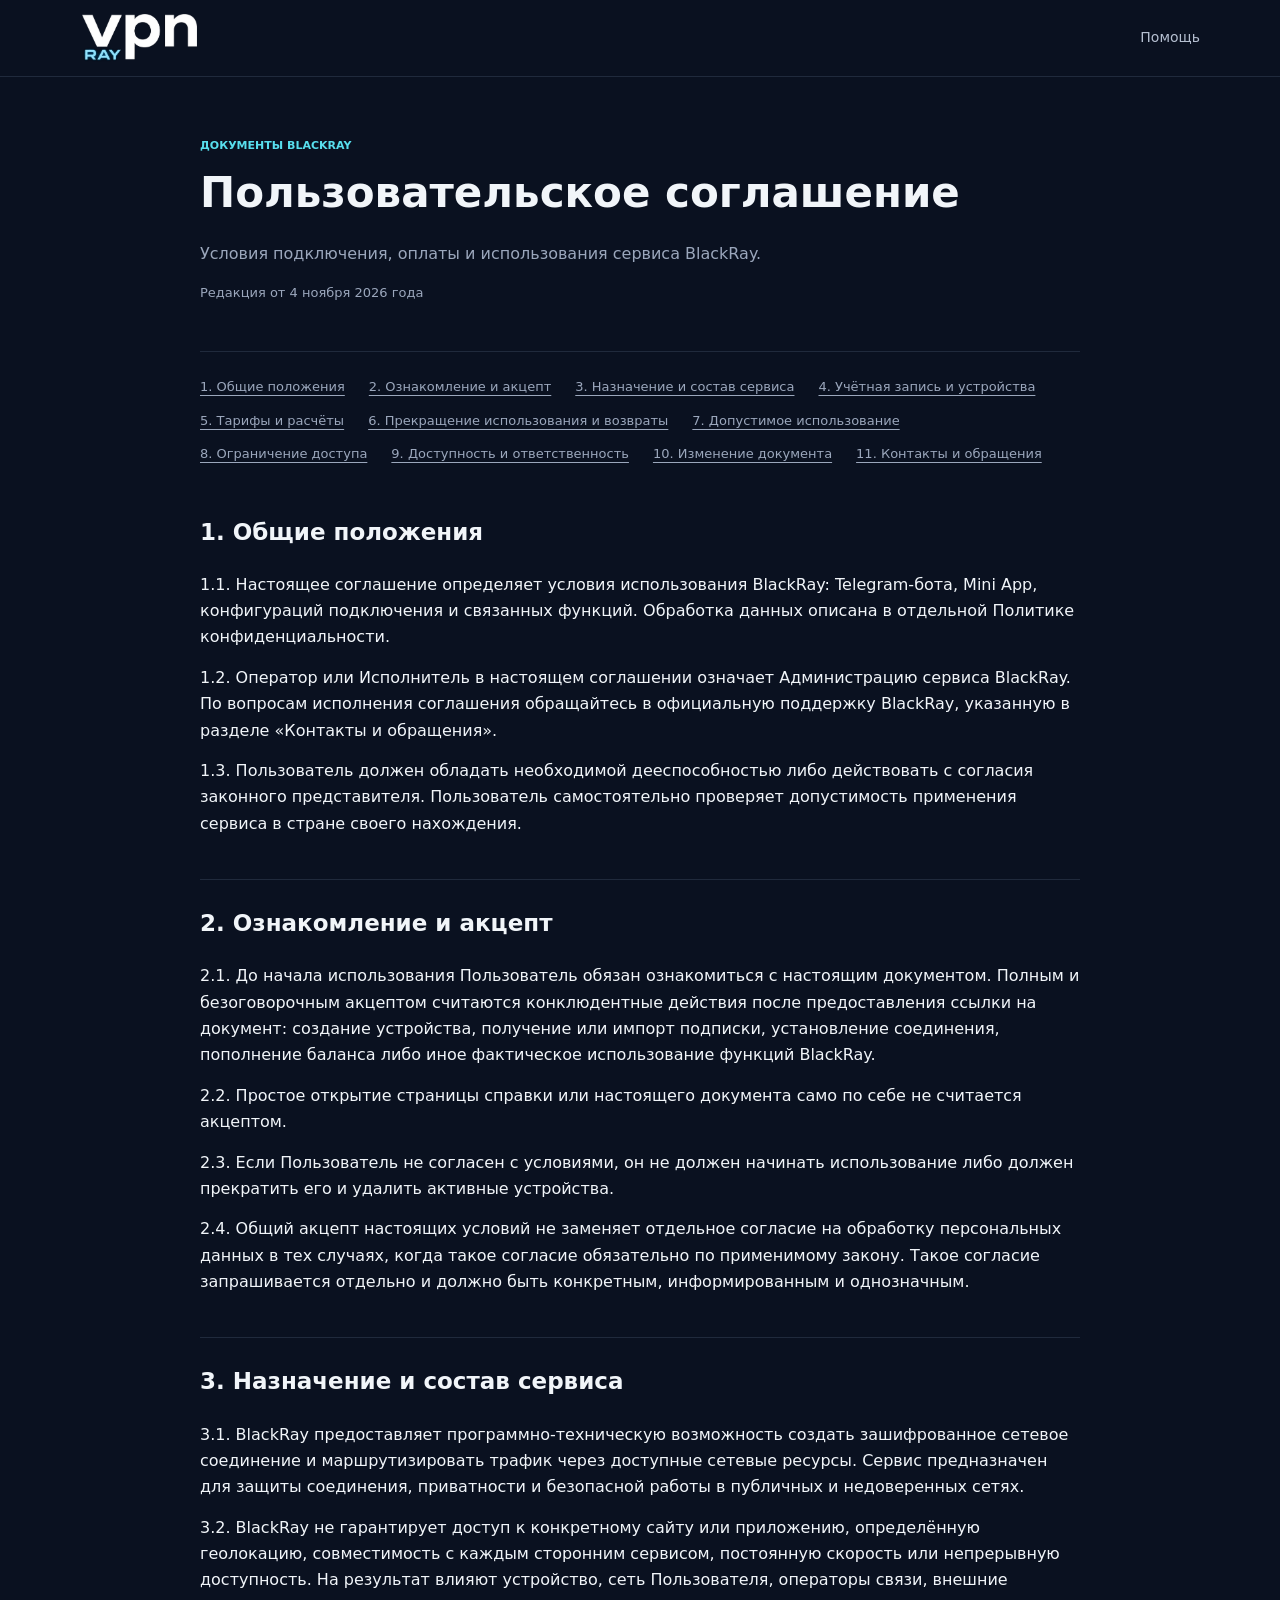
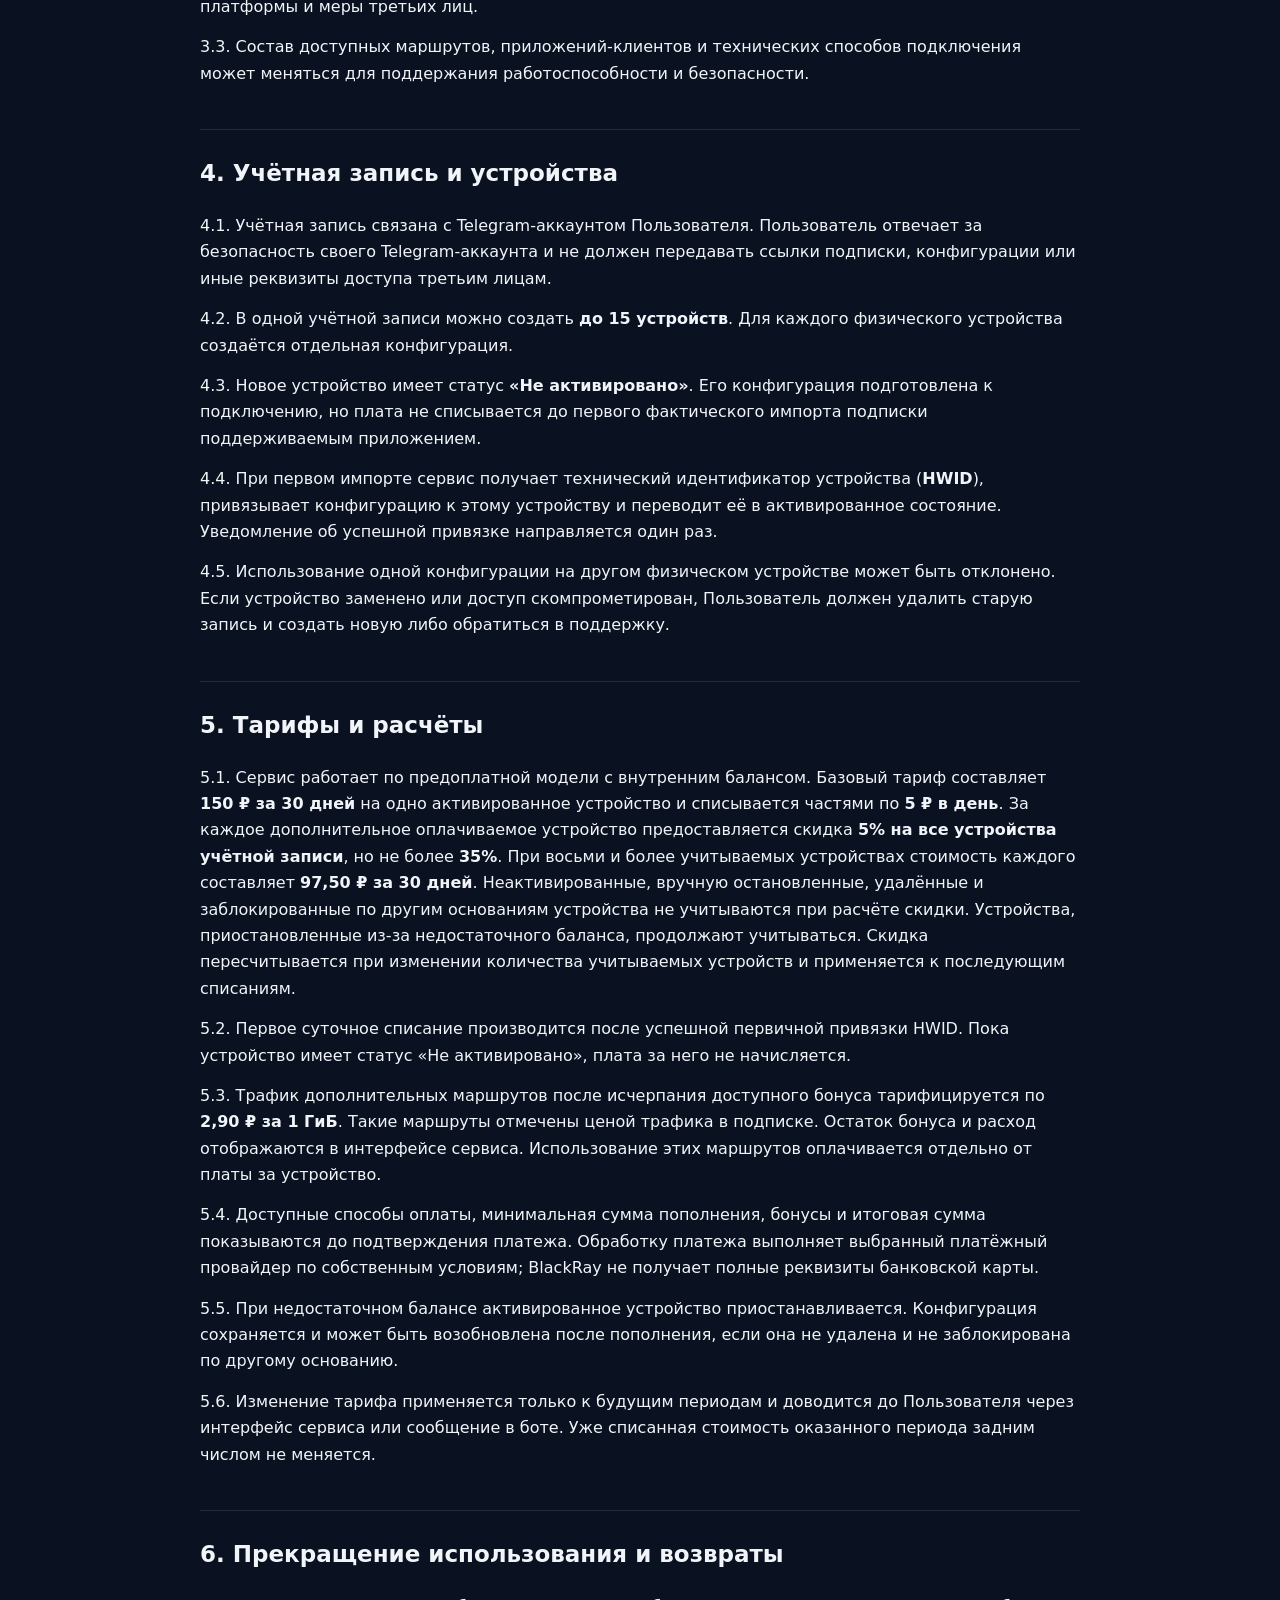
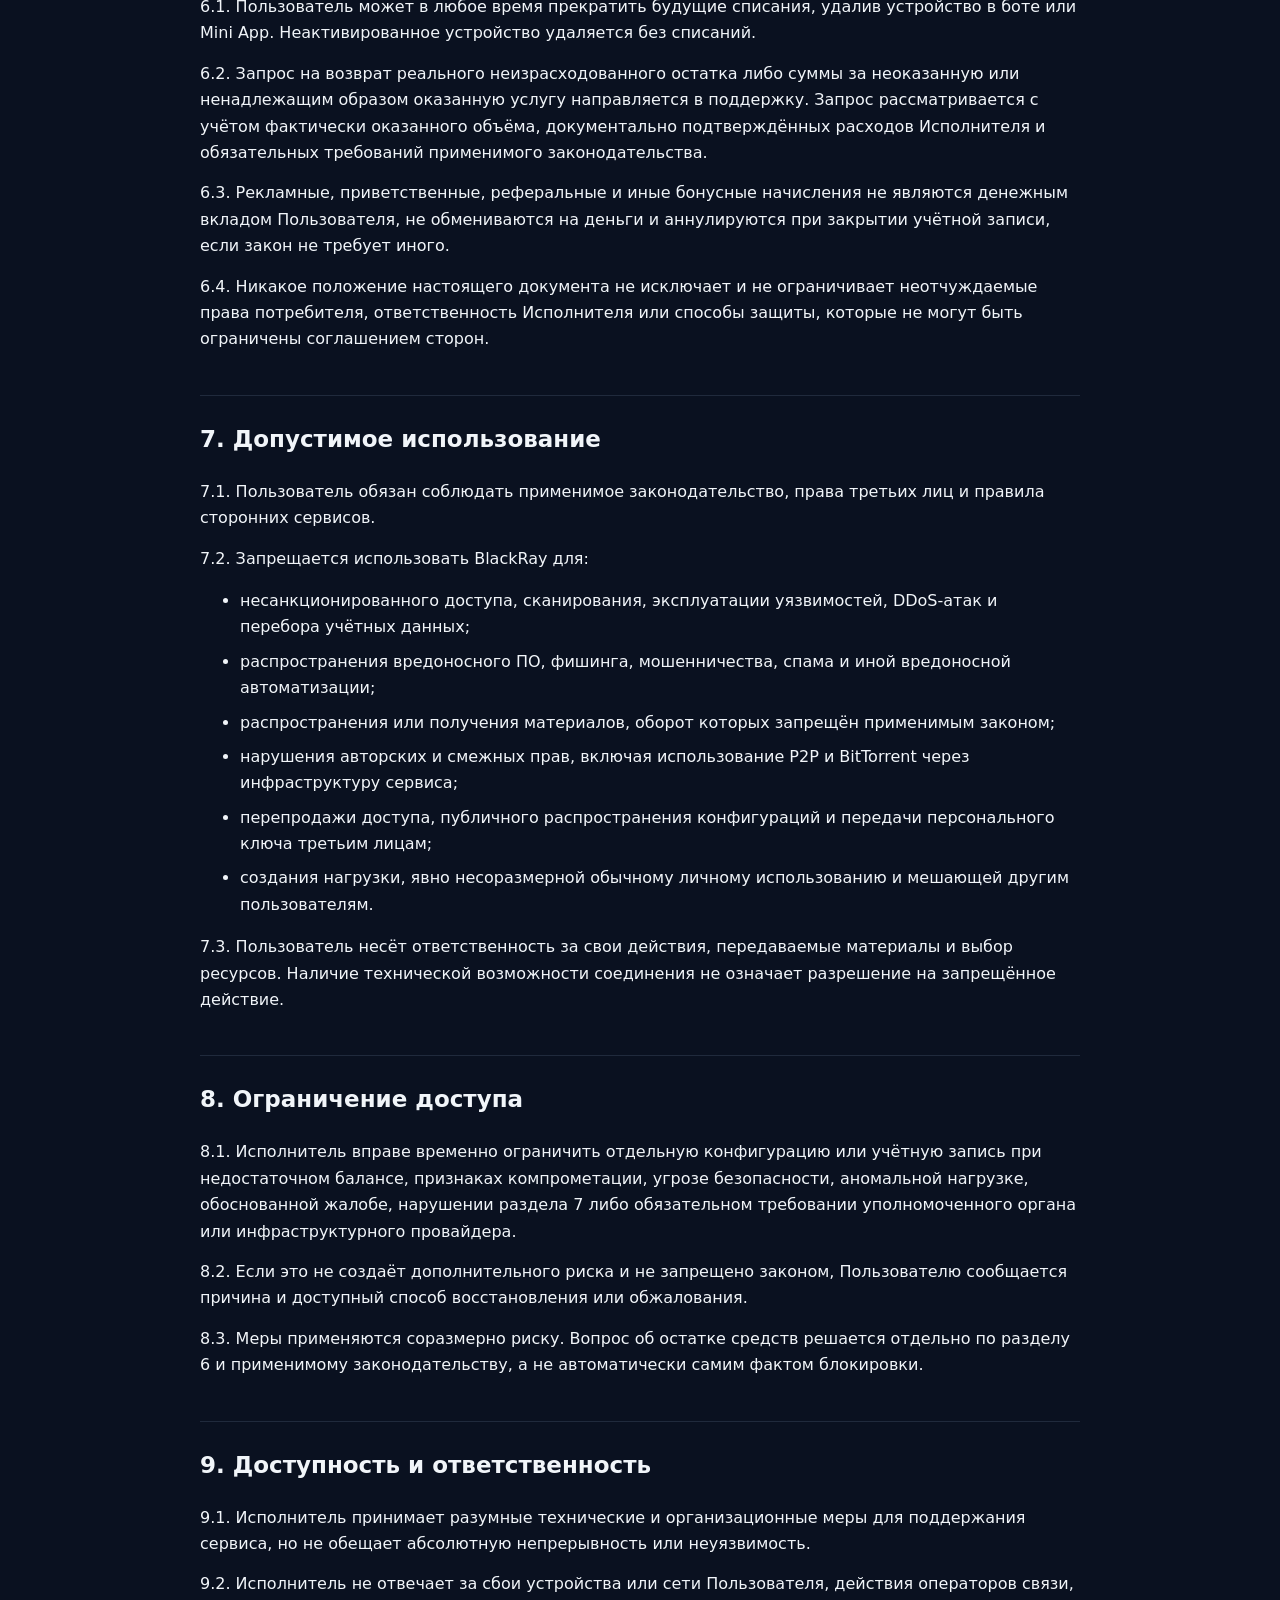
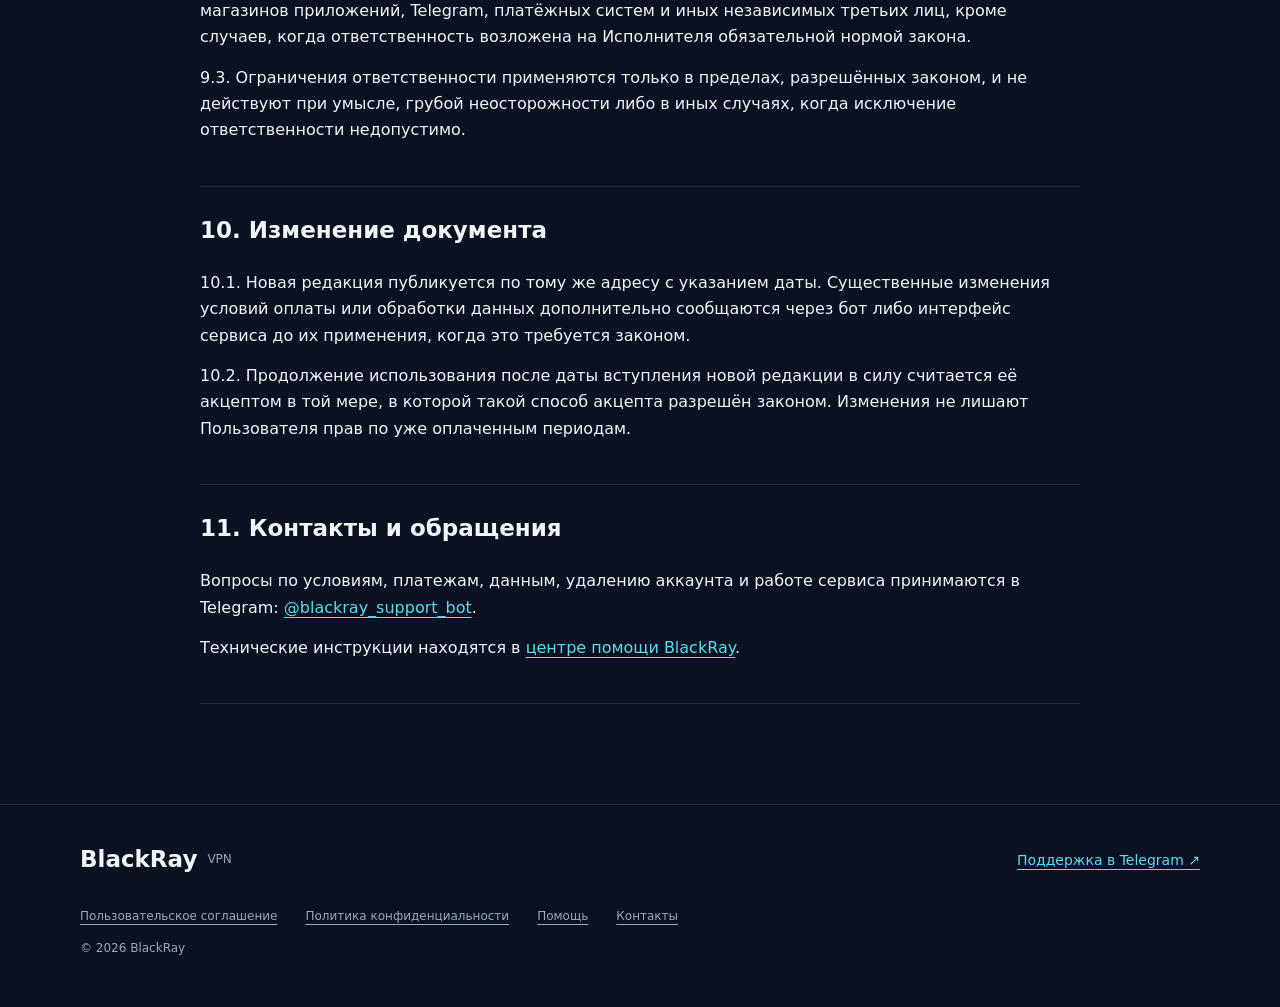
<file: terms.html>
<!doctype html>
<html lang="ru"><head><meta charset="utf-8"><meta name="viewport" content="width=device-width, initial-scale=1">
<title>Пользовательское соглашение | BlackRay</title><meta name="description" content="Условия подключения, оплаты и использования сервиса BlackRay."><meta name="robots" content="noindex, nofollow, noarchive">
<meta name="theme-color" content="#0a1120"><link rel="icon" href="/image_0.png"><link rel="stylesheet" href="/site.css"><link rel="stylesheet" href="/appearance.css"><script src="/site.js" defer></script></head>
<body><a class="skip" href="#main">К содержанию</a><header class="site-header"><div class="wrap header-inner"><a class="brand" href="/" aria-label="BlackRay — главная"><img class="wordmark" src="/rayvpn-logo.webp" width="119" height="48" alt="RAYvpn"></a><nav aria-label="Основная навигация"><a href="/help.html">Помощь</a></nav></div></header>
<main id="main" class="wrap document"><header class="page-heading"><p class="eyebrow">Документы BlackRay</p><h1>Пользовательское соглашение</h1><p>Условия подключения, оплаты и использования сервиса BlackRay.</p><p class="meta">Редакция от 4 ноября 2026 года</p></header><nav class="toc" aria-label="Содержание"><a href="#scope">1. Общие положения</a><a href="#acceptance">2. Ознакомление и акцепт</a><a href="#service">3. Назначение и состав сервиса</a><a href="#devices">4. Учётная запись и устройства</a><a href="#billing">5. Тарифы и расчёты</a><a href="#refunds">6. Прекращение использования и возвраты</a><a href="#rules">7. Допустимое использование</a><a href="#suspension">8. Ограничение доступа</a><a href="#availability">9. Доступность и ответственность</a><a href="#changes">10. Изменение документа</a><a href="#contact">11. Контакты и обращения</a></nav><section id="scope">
<h2>1. Общие положения</h2>
<p>1.1. Настоящее соглашение определяет условия использования BlackRay: Telegram-бота, Mini App, конфигураций подключения и связанных функций. Обработка данных описана в отдельной Политике конфиденциальности.</p>
<p>1.2. Оператор или Исполнитель в настоящем соглашении означает Администрацию сервиса BlackRay. По вопросам исполнения соглашения обращайтесь в официальную поддержку BlackRay, указанную в разделе «Контакты и обращения».</p>
<p>1.3. Пользователь должен обладать необходимой дееспособностью либо действовать с согласия законного представителя. Пользователь самостоятельно проверяет допустимость применения сервиса в стране своего нахождения.</p>
</section><section id="acceptance">
<h2>2. Ознакомление и акцепт</h2>
<p>2.1. До начала использования Пользователь обязан ознакомиться с настоящим документом. Полным и безоговорочным акцептом считаются конклюдентные действия после предоставления ссылки на документ: создание устройства, получение или импорт подписки, установление соединения, пополнение баланса либо иное фактическое использование функций BlackRay.</p>
<p>2.2. Простое открытие страницы справки или настоящего документа само по себе не считается акцептом.</p>
<p>2.3. Если Пользователь не согласен с условиями, он не должен начинать использование либо должен прекратить его и удалить активные устройства.</p>
<p>2.4. Общий акцепт настоящих условий не заменяет отдельное согласие на обработку персональных данных в тех случаях, когда такое согласие обязательно по применимому закону. Такое согласие запрашивается отдельно и должно быть конкретным, информированным и однозначным.</p>
</section><section id="service">
<h2>3. Назначение и состав сервиса</h2>
<p>3.1. BlackRay предоставляет программно-техническую возможность создать зашифрованное сетевое соединение и маршрутизировать трафик через доступные сетевые ресурсы. Сервис предназначен для защиты соединения, приватности и безопасной работы в публичных и недоверенных сетях.</p>
<p>3.2. BlackRay не гарантирует доступ к конкретному сайту или приложению, определённую геолокацию, совместимость с каждым сторонним сервисом, постоянную скорость или непрерывную доступность. На результат влияют устройство, сеть Пользователя, операторы связи, внешние платформы и меры третьих лиц.</p>
<p>3.3. Состав доступных маршрутов, приложений-клиентов и технических способов подключения может меняться для поддержания работоспособности и безопасности.</p>
</section><section id="devices">
<h2>4. Учётная запись и устройства</h2>
<p>4.1. Учётная запись связана с Telegram-аккаунтом Пользователя. Пользователь отвечает за безопасность своего Telegram-аккаунта и не должен передавать ссылки подписки, конфигурации или иные реквизиты доступа третьим лицам.</p>
<p>4.2. В одной учётной записи можно создать <strong>до 15 устройств</strong>. Для каждого физического устройства создаётся отдельная конфигурация.</p>
<p>4.3. Новое устройство имеет статус <strong>«Не активировано»</strong>. Его конфигурация подготовлена к подключению, но плата не списывается до первого фактического импорта подписки поддерживаемым приложением.</p>
<p>4.4. При первом импорте сервис получает технический идентификатор устройства (<strong>HWID</strong>), привязывает конфигурацию к этому устройству и переводит её в активированное состояние. Уведомление об успешной привязке направляется один раз.</p>
<p>4.5. Использование одной конфигурации на другом физическом устройстве может быть отклонено. Если устройство заменено или доступ скомпрометирован, Пользователь должен удалить старую запись и создать новую либо обратиться в поддержку.</p>
</section><section id="billing">
<h2>5. Тарифы и расчёты</h2>
<p>5.1. Сервис работает по предоплатной модели с внутренним балансом. Базовый тариф составляет <strong>150 ₽ за 30 дней</strong> на одно активированное устройство и списывается частями по <strong>5 ₽ в день</strong>. За каждое дополнительное оплачиваемое устройство предоставляется скидка <strong>5% на все устройства учётной записи</strong>, но не более <strong>35%</strong>. При восьми и более учитываемых устройствах стоимость каждого составляет <strong>97,50 ₽ за 30 дней</strong>. Неактивированные, вручную остановленные, удалённые и заблокированные по другим основаниям устройства не учитываются при расчёте скидки. Устройства, приостановленные из-за недостаточного баланса, продолжают учитываться. Скидка пересчитывается при изменении количества учитываемых устройств и применяется к последующим списаниям.</p>
<p>5.2. Первое суточное списание производится после успешной первичной привязки HWID. Пока устройство имеет статус «Не активировано», плата за него не начисляется.</p>
<p>5.3. Трафик дополнительных маршрутов после исчерпания доступного бонуса тарифицируется по <strong>2,90 ₽ за 1 ГиБ</strong>. Такие маршруты отмечены ценой трафика в подписке. Остаток бонуса и расход отображаются в интерфейсе сервиса. Использование этих маршрутов оплачивается отдельно от платы за устройство.</p>
<p>5.4. Доступные способы оплаты, минимальная сумма пополнения, бонусы и итоговая сумма показываются до подтверждения платежа. Обработку платежа выполняет выбранный платёжный провайдер по собственным условиям; BlackRay не получает полные реквизиты банковской карты.</p>
<p>5.5. При недостаточном балансе активированное устройство приостанавливается. Конфигурация сохраняется и может быть возобновлена после пополнения, если она не удалена и не заблокирована по другому основанию.</p>
<p>5.6. Изменение тарифа применяется только к будущим периодам и доводится до Пользователя через интерфейс сервиса или сообщение в боте. Уже списанная стоимость оказанного периода задним числом не меняется.</p>
</section><section id="refunds">
<h2>6. Прекращение использования и возвраты</h2>
<p>6.1. Пользователь может в любое время прекратить будущие списания, удалив устройство в боте или Mini App. Неактивированное устройство удаляется без списаний.</p>
<p>6.2. Запрос на возврат реального неизрасходованного остатка либо суммы за неоказанную или ненадлежащим образом оказанную услугу направляется в поддержку. Запрос рассматривается с учётом фактически оказанного объёма, документально подтверждённых расходов Исполнителя и обязательных требований применимого законодательства.</p>
<p>6.3. Рекламные, приветственные, реферальные и иные бонусные начисления не являются денежным вкладом Пользователя, не обмениваются на деньги и аннулируются при закрытии учётной записи, если закон не требует иного.</p>
<p>6.4. Никакое положение настоящего документа не исключает и не ограничивает неотчуждаемые права потребителя, ответственность Исполнителя или способы защиты, которые не могут быть ограничены соглашением сторон.</p>
</section><section id="rules">
<h2>7. Допустимое использование</h2>
<p>7.1. Пользователь обязан соблюдать применимое законодательство, права третьих лиц и правила сторонних сервисов.</p>
<p>7.2. Запрещается использовать BlackRay для:</p>
<ul>
<li>несанкционированного доступа, сканирования, эксплуатации уязвимостей, DDoS-атак и перебора учётных данных;</li>
<li>распространения вредоносного ПО, фишинга, мошенничества, спама и иной вредоносной автоматизации;</li>
<li>распространения или получения материалов, оборот которых запрещён применимым законом;</li>
<li>нарушения авторских и смежных прав, включая использование P2P и BitTorrent через инфраструктуру сервиса;</li>
<li>перепродажи доступа, публичного распространения конфигураций и передачи персонального ключа третьим лицам;</li>
<li>создания нагрузки, явно несоразмерной обычному личному использованию и мешающей другим пользователям.</li>
</ul>
<p>7.3. Пользователь несёт ответственность за свои действия, передаваемые материалы и выбор ресурсов. Наличие технической возможности соединения не означает разрешение на запрещённое действие.</p>
</section><section id="suspension">
<h2>8. Ограничение доступа</h2>
<p>8.1. Исполнитель вправе временно ограничить отдельную конфигурацию или учётную запись при недостаточном балансе, признаках компрометации, угрозе безопасности, аномальной нагрузке, обоснованной жалобе, нарушении раздела 7 либо обязательном требовании уполномоченного органа или инфраструктурного провайдера.</p>
<p>8.2. Если это не создаёт дополнительного риска и не запрещено законом, Пользователю сообщается причина и доступный способ восстановления или обжалования.</p>
<p>8.3. Меры применяются соразмерно риску. Вопрос об остатке средств решается отдельно по разделу 6 и применимому законодательству, а не автоматически самим фактом блокировки.</p>
</section><section id="availability">
<h2>9. Доступность и ответственность</h2>
<p>9.1. Исполнитель принимает разумные технические и организационные меры для поддержания сервиса, но не обещает абсолютную непрерывность или неуязвимость.</p>
<p>9.2. Исполнитель не отвечает за сбои устройства или сети Пользователя, действия операторов связи, магазинов приложений, Telegram, платёжных систем и иных независимых третьих лиц, кроме случаев, когда ответственность возложена на Исполнителя обязательной нормой закона.</p>
<p>9.3. Ограничения ответственности применяются только в пределах, разрешённых законом, и не действуют при умысле, грубой неосторожности либо в иных случаях, когда исключение ответственности недопустимо.</p>
</section><section id="changes">
<h2>10. Изменение документа</h2>
<p>10.1. Новая редакция публикуется по тому же адресу с указанием даты. Существенные изменения условий оплаты или обработки данных дополнительно сообщаются через бот либо интерфейс сервиса до их применения, когда это требуется законом.</p>
<p>10.2. Продолжение использования после даты вступления новой редакции в силу считается её акцептом в той мере, в которой такой способ акцепта разрешён законом. Изменения не лишают Пользователя прав по уже оплаченным периодам.</p>
</section><section id="contact">
<h2>11. Контакты и обращения</h2>
<p>Вопросы по условиям, платежам, данным, удалению аккаунта и работе сервиса принимаются в Telegram: <a href="https://t.me/blackray_support_bot?start=support" rel="noopener" target="_blank">@blackray_support_bot</a>.</p>
<p>Технические инструкции находятся в <a href="/help.html">центре помощи BlackRay</a>.</p>
</section></main>
<footer class="site-footer"><div class="wrap"><div class="footer-top"><a class="brand" href="/">BlackRay<span>VPN</span></a><a href="https://t.me/blackray_support_bot?start=support">Поддержка в Telegram ↗</a></div><nav aria-label="Документы"><a href="/terms.html">Пользовательское соглашение</a><a href="/policy.html">Политика конфиденциальности</a><a href="/help.html">Помощь</a><a href="/contacts.html">Контакты</a></nav><p>© 2026 BlackRay</p></div></footer></body></html>
</file>
<file: site.css>
:root{color-scheme:dark;--bg:#151719;--surface:#1c1f21;--ink:#f1f2f0;--muted:#acb4b6;--line:#363c3e;--cyan:#72dbec;--green:#b2e1a4}*{box-sizing:border-box}html{scroll-behavior:smooth;scroll-padding-top:100px}body{margin:0;background:var(--bg);color:var(--ink);font:16px/1.65 system-ui,-apple-system,BlinkMacSystemFont,"Segoe UI",sans-serif;letter-spacing:0}a{color:var(--cyan);text-underline-offset:4px}a:hover{color:#fff}button,input{font:inherit}a:focus-visible,summary:focus-visible,input:focus-visible{outline:2px solid var(--cyan);outline-offset:5px}.wrap{width:min(1120px,calc(100% - 48px));margin:auto}.site-header{border-bottom:1px solid var(--line);background:var(--bg)}.header-inner{min-height:86px;display:flex;align-items:center;justify-content:space-between;gap:24px}.brand{display:flex;align-items:center;gap:10px;color:var(--ink);font-size:23px;font-weight:750;text-decoration:none}.brand img{border-radius:50%;object-fit:cover}.brand span{font-size:12px;color:var(--muted);font-weight:500}.site-header nav{display:flex;gap:28px}.site-header nav a{color:var(--muted);font-size:14px;text-decoration:none}.skip{position:absolute;left:12px;top:-100px;background:var(--bg);padding:10px;z-index:5}.skip:focus{top:8px}.intro{padding-top:70px;padding-bottom:38px}.eyebrow{text-transform:uppercase;font-size:11px;font-weight:650;letter-spacing:0;color:var(--green);margin:0 0 20px}h1,h2,h3{letter-spacing:0;line-height:1.15;overflow-wrap:break-word}h1{font-size:64px;font-weight:650;margin:0 0 24px}h2{font-size:36px;font-weight:600;margin:0 0 24px}h3{font-size:20px;margin:0 0 12px}.lead{font-size:28px;line-height:1.4;margin:0 0 18px}.intro-copy{max-width:570px;color:var(--muted);margin:0}.actions{display:flex;align-items:center;gap:30px;margin:32px 0 44px}.button{display:inline-flex;align-items:center;justify-content:center;min-height:48px;padding:12px 20px;border:1px solid var(--line);border-radius:6px;font-size:14px;font-weight:600;text-decoration:none;color:var(--ink)}.primary{background:var(--cyan);color:#102629;border-color:var(--cyan)}.primary:hover{background:#a1eaf4;color:#102629}.text-link{text-decoration:none;font-size:14px}.facts{display:grid;grid-template-columns:repeat(3,1fr);max-width:800px;border-top:1px solid var(--line);padding-top:24px;gap:24px}.facts strong{display:block;font-size:26px;font-weight:600}.facts span{font-size:13px;color:var(--muted)}.band{background:var(--surface);border-top:1px solid var(--line);border-bottom:1px solid var(--line)}#pricing{padding:64px 0}.section{padding-top:64px;padding-bottom:64px}.section-heading{max-width:640px}.section-heading>p:not(.eyebrow){color:var(--muted)}.tariff{border-top:1px solid var(--line);margin-top:32px;padding-top:26px}.tariff-control{max-width:580px}.tariff-control label{display:flex;align-items:center;justify-content:space-between;gap:16px}.tariff-control output{font-size:26px;font-weight:600;color:var(--cyan)}input[type=range]{width:100%;accent-color:var(--cyan);margin:18px 0;height:24px;cursor:pointer}.range-ends{display:flex;justify-content:space-between;color:var(--muted);font-size:12px}.tariff-results{display:grid;grid-template-columns:repeat(3,1fr);gap:24px;margin-top:36px}.tariff-results span{display:block;color:var(--muted);font-size:13px}.tariff-results strong{display:block;font-size:30px;font-weight:550;white-space:nowrap}.tariff-note{font-size:13px;color:var(--green)}.fine{font-size:13px;color:var(--muted);max-width:880px}.extra{margin-top:30px;border-top:1px solid var(--line);padding-top:24px}.extra p{color:var(--muted);max-width:740px;margin-bottom:0}.extra strong{color:var(--ink)}.steps{display:grid;grid-template-columns:repeat(3,1fr);gap:36px;padding:0;list-style:none;margin:34px 0}.steps li{border-top:1px solid var(--line);padding-top:20px}.steps span{color:var(--cyan);font-size:13px}.steps h3{margin-top:20px}.steps p{color:var(--muted);font-size:14px}.support-strip{display:flex;justify-content:space-between;align-items:center;gap:32px}.support-strip p:not(.eyebrow){color:var(--muted)}.site-footer{padding:36px 0}.footer-top{display:flex;justify-content:space-between;align-items:center;gap:24px;margin-bottom:28px}.footer-top>a:last-child{font-size:14px}.site-footer nav{display:flex;flex-wrap:wrap;gap:12px 28px}.site-footer nav a,.site-footer p{font-size:12px;color:var(--muted)}.document{max-width:880px;padding-bottom:64px}.page-heading{padding:60px 0 34px;border-bottom:1px solid var(--line)}.document h1{font-size:42px}.page-heading>p:not(.eyebrow){color:var(--muted)}.meta{font-size:13px}.document section{padding:28px 0;border-bottom:1px solid var(--line);scroll-margin-top:30px}.document h2{font-size:23px;line-height:1.35}.document h3{font-size:18px;line-height:1.45}.document p,.document li{overflow-wrap:anywhere}.document p{margin:0 0 14px}.document li{margin-bottom:8px}.toc{display:flex;flex-wrap:wrap;gap:12px 24px;padding:24px 0;font-size:13px}.toc a{color:var(--muted)}.bk-policy__notice,.tip-box{border-left:3px solid var(--cyan);padding:12px 18px;margin:18px 0;background:var(--surface)}.warning{border-color:#e3c785}.danger{border-color:#e4a49d}.help{padding-top:60px}.help .page-subtitle{color:var(--muted)}.help .faq-section{margin-bottom:34px}.help .faq-section-title{border-top:1px solid var(--line);padding-top:24px}details{border-bottom:1px solid var(--line)}summary{cursor:pointer;padding:18px 30px 18px 0;font-weight:600;list-style-position:outside;margin-left:20px}.answer{padding:0 0 20px}.answer p,.answer li{color:#c5ccce}.dl-grid{display:grid;grid-template-columns:repeat(3,1fr);gap:12px;margin:18px 0}.dl-card{display:block;border:1px solid var(--line);padding:16px;border-radius:6px;text-decoration:none}.dl-label,.dl-sub{display:block}.dl-label{font-size:14px;font-weight:600}.dl-sub{font-size:12px;color:var(--muted)}.legal-note{padding-top:28px;font-size:13px;color:var(--muted)}.contact-link{font-size:24px;overflow-wrap:anywhere}code{overflow-wrap:anywhere;color:var(--cyan)}@media(max-width:700px){.wrap{width:calc(100% - 36px)}.header-inner{padding:16px 0;flex-wrap:wrap;gap:12px;min-height:100px}.site-header nav{gap:24px;width:100%}.intro{padding-top:38px}h1{font-size:42px}.lead{font-size:22px}h2{font-size:28px}.actions{align-items:flex-start;flex-direction:column;gap:20px;margin-bottom:32px}.facts{gap:12px}.facts strong{font-size:22px}.facts span{font-size:11px}.section,#pricing{padding-top:42px;padding-bottom:42px}.tariff-results{grid-template-columns:1fr;gap:16px}.tariff-results>div{display:flex;align-items:center;justify-content:space-between;gap:12px}.tariff-results strong{font-size:24px}.steps{grid-template-columns:1fr;gap:20px}.steps h3{margin-top:10px}.support-strip,.footer-top{align-items:flex-start;flex-direction:column}.document h1{font-size:30px}.document h2{font-size:21px}.page-heading{padding-top:40px}.dl-grid{grid-template-columns:1fr}.help{padding-top:40px}.contact-link{font-size:20px}.site-footer nav{flex-direction:column}}@media(prefers-reduced-motion:reduce){html{scroll-behavior:auto}}
</file>
<file: appearance.css>
:root {
  --bg: #0a1120;
  --surface: #10192a;
  --ink: #f1f5f9;
  --muted: #9ba7bc;
  --line: #202a3c;
  --cyan: #58dfee;
  --green: #58dfee;
}
.site-header { background: #0a1120; }
.site-header .brand { color: #f1f5f9; }
.brand img { width: 40px; height: 40px; }
.site-header .brand .wordmark { width: 119px; height: 48px; border-radius: 0; object-fit: contain; }
.header-inner { min-height: 76px; }
.site-header nav a { color: #b5bfd0; }
.site-footer { margin-top: 36px; border-top: 1px solid var(--line); }
.welcome { text-align: center; padding-top: 44px; padding-bottom: 44px; }
.welcome-logo { display: block; margin: 0 auto 24px; width: 128px; height: 128px; border-radius: 50%; border: 3px solid #213a4d; }
.welcome h1 { font-size: 48px; font-weight: 750; margin-bottom: 18px; }
.welcome p { margin: 0 auto 28px; max-width: 620px; font-size: 20px; line-height: 1.65; color: var(--muted); }
.connect { min-width: 220px; min-height: 56px; font-size: 18px; font-weight: 700; border-radius: 18px; }
.benefits { display: grid; grid-template-columns: repeat(2,minmax(0,1fr)); gap: 18px; max-width: 960px; padding-bottom: 20px; }
.benefit { background: var(--surface); border: 1px solid var(--line); border-radius: 24px; padding: 28px; }
.benefit h2 { font-size: 21px; font-weight: 650; margin: 0 0 12px; }
.benefit p { font-size: 15px; line-height: 1.7; color: var(--muted); margin: 0; }
.dl-card { border-radius: 18px; background: var(--surface); }
.tip-box { border-radius: 0 16px 16px 0; }
@media(max-width:700px) {
  .header-inner { min-height: 80px; flex-wrap: nowrap; gap: 20px; }
  .site-header nav { width: auto; margin-left: auto; }
  .site-header nav a { display: flex; align-items: center; min-height: 44px; padding: 0 4px; }
  .footer-top { flex-direction: row; align-items: center; gap: 16px; }
  .footer-top > a:last-child { max-width: 132px; text-align: right; font-size: 12px; text-wrap: balance; }
  .site-footer nav { display: grid; grid-template-columns: repeat(2,minmax(0,1fr)); gap: 10px; }
  .site-footer nav a { display: flex; align-items: center; min-height: 48px; padding: 12px; background: var(--surface); border: 1px solid var(--line); border-radius: 12px; text-decoration: none; line-height: 1.5; overflow-wrap: anywhere; }
  .site-footer nav a:nth-child(-n+2) { grid-column: 1 / -1; }
  .welcome { padding-top: 30px; padding-bottom: 32px; }
  .welcome-logo { width: 100px; height: 100px; margin-bottom: 20px; }
  .welcome h1 { font-size: 36px; }
  .welcome p { font-size: 17px; max-width: 360px; }
  .benefits { grid-template-columns: 1fr; gap: 14px; }
  .benefit { border-radius: 22px; padding: 24px; }
  .benefit h2 { font-size: 20px; }
}
</file>
